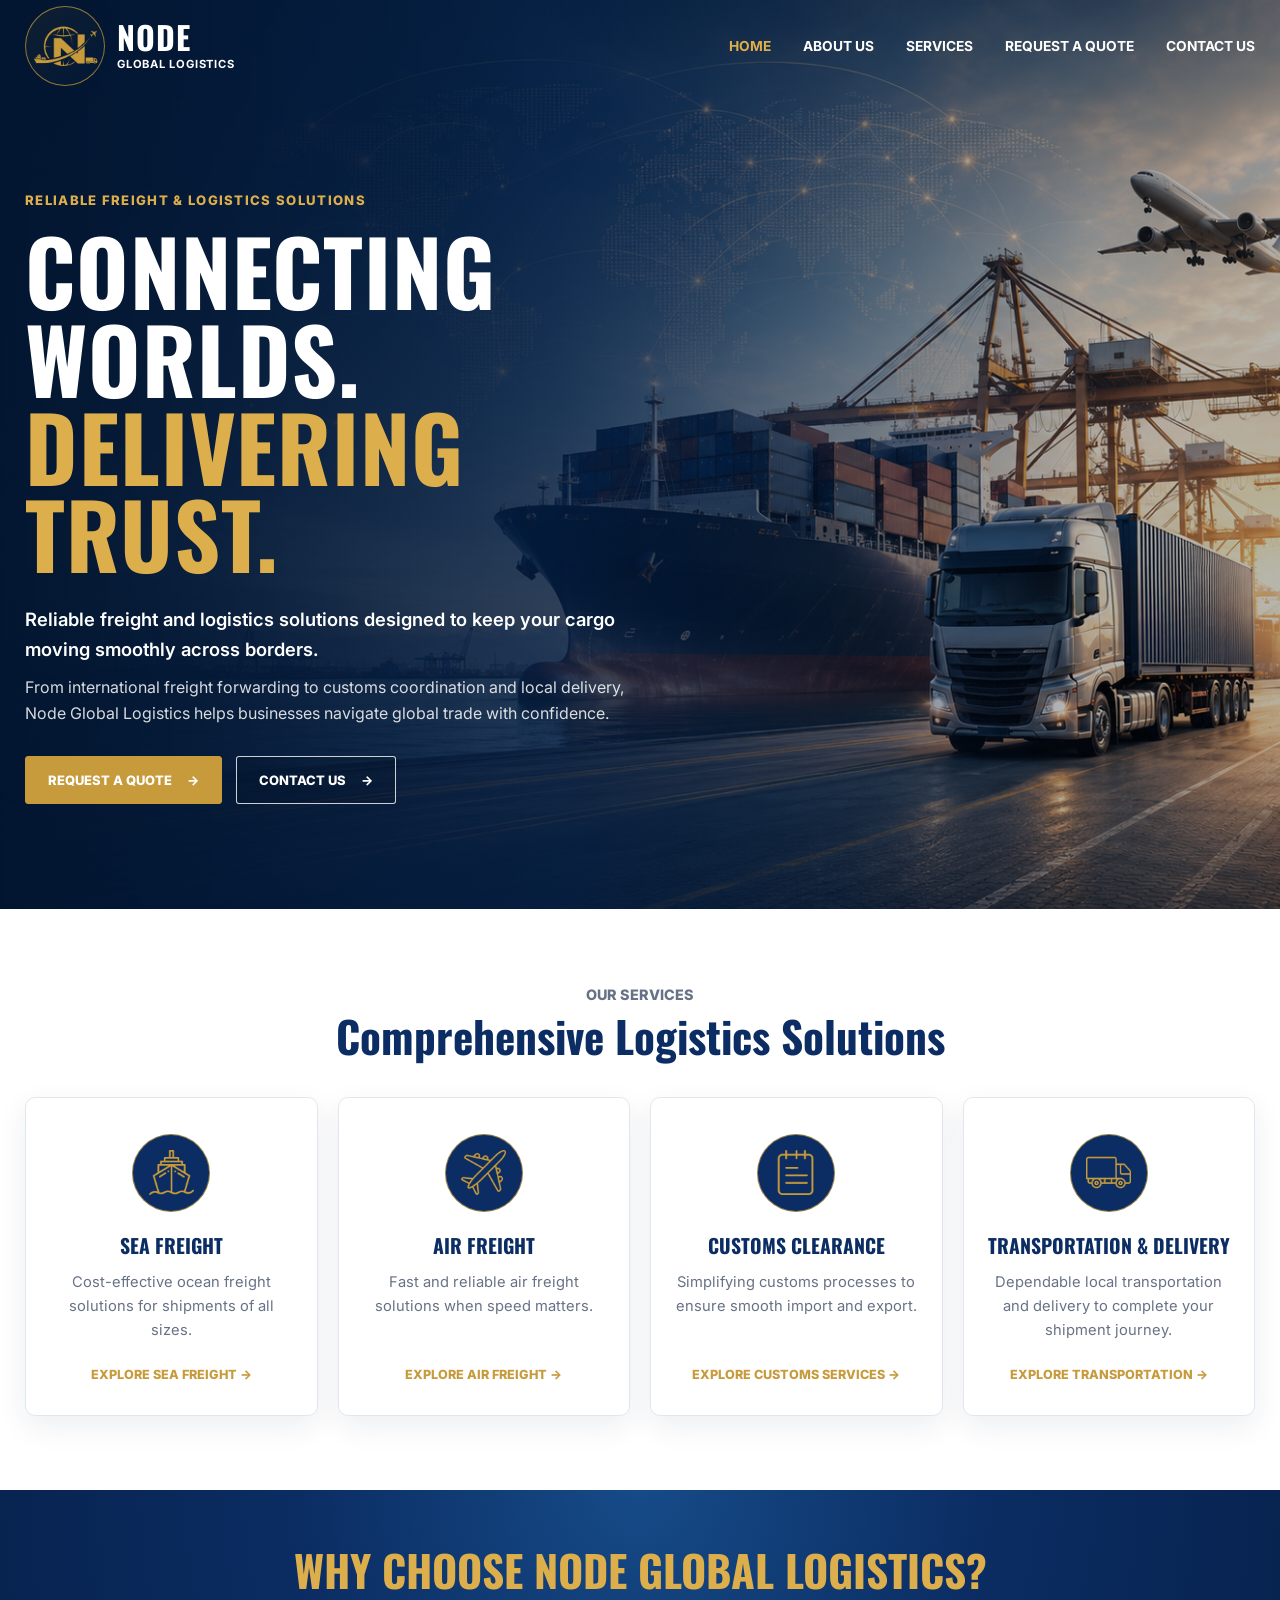
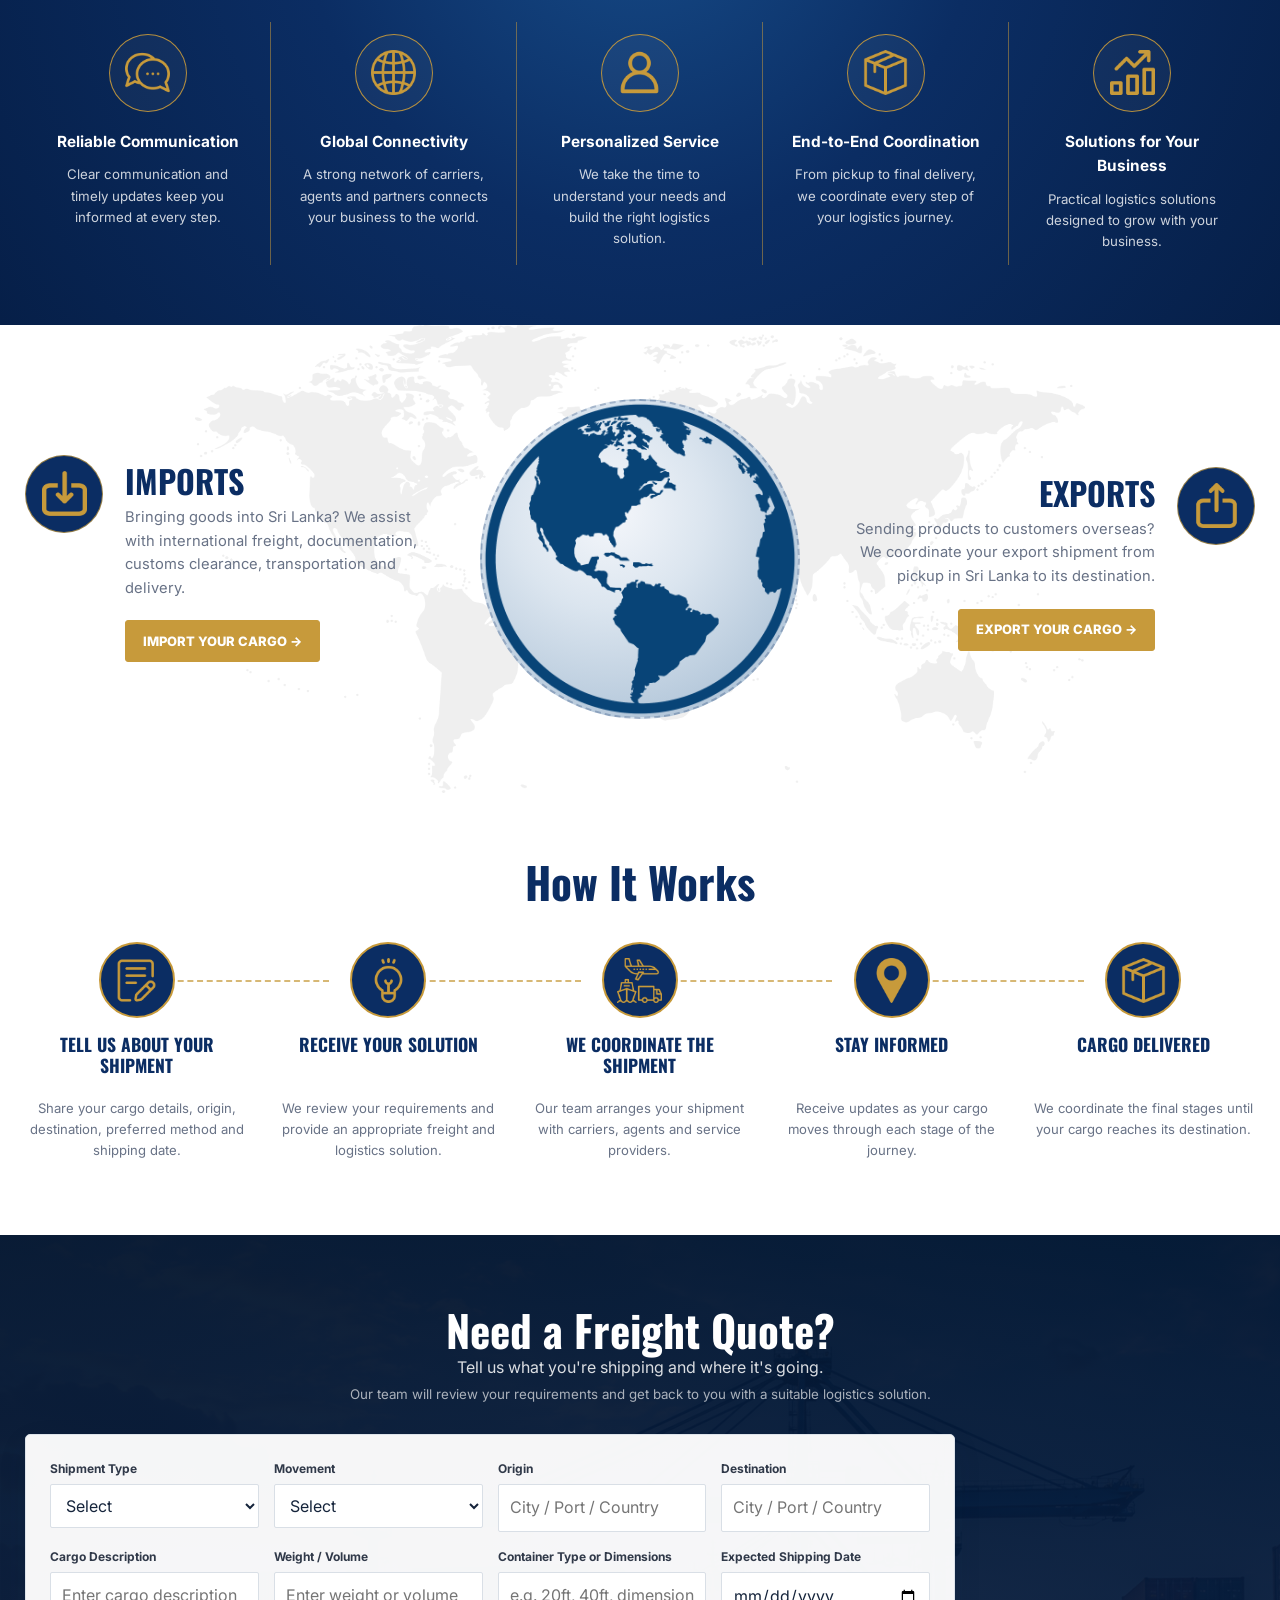
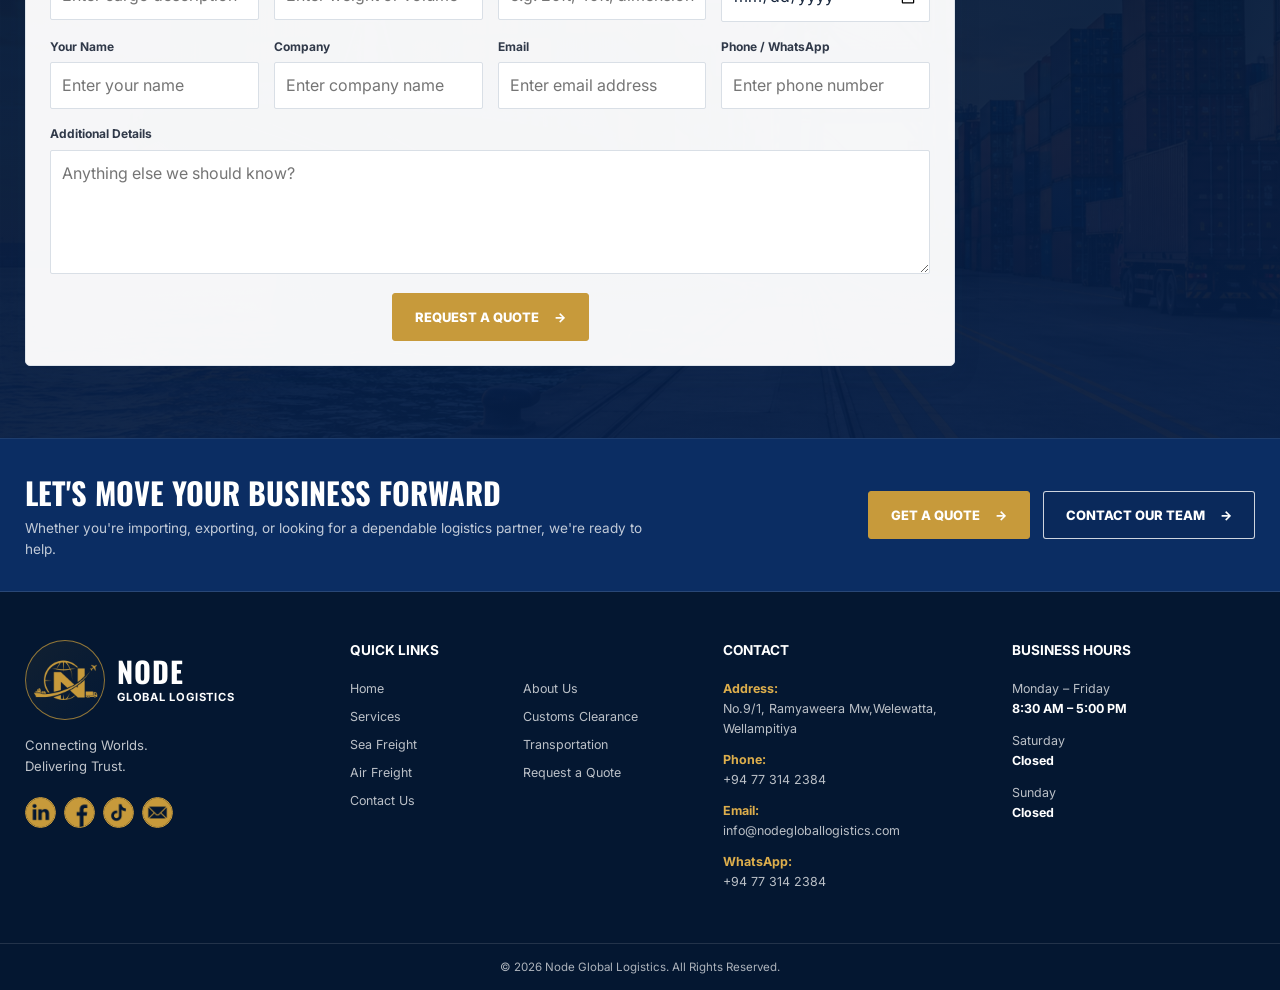
<file: index.html>
<!DOCTYPE html>
<html lang="en">
<head>
  <meta charset="UTF-8" />
  <meta name="viewport" content="width=device-width, initial-scale=1.0" />
  <meta name="description" content="Node Global Logistics provides sea freight, air freight, customs clearance, transportation and international logistics solutions in Sri Lanka."/>
  <link rel="canonical" href="https://nodegloballogistics.com/">
  <link rel="icon" type="image/svg+xml" href="images/favicon.svg">
  <title>Node Global Logistics | Freight Forwarding & Logistics Sri Lanka</title>
  <link rel="preconnect" href="https://fonts.googleapis.com">
  <link rel="preconnect" href="https://fonts.gstatic.com" crossorigin>
  <link href="https://fonts.googleapis.com/css2?family=Inter:wght@400;500;600;700&family=Oswald:wght@500;600;700&display=swap" rel="stylesheet">
  <link rel="stylesheet" href="styles.css" />
</head>
<body>

  <!-- =========================
       HEADER / HERO
  ========================== -->
  <header class="hero">


    <div class="hero-overlay"></div>

    <nav class="navbar container">
      <a href="index.html" class="brand" aria-label="Node Global Logistics home">
        <div class="logo-placeholder">
		<img src="images/logo.png" alt="Icon" width="75" height="75">
        </div>
        <div class="brand-text">
          <strong>NODE</strong>
          <span>GLOBAL LOGISTICS</span>
        </div>
      </a>

      <button class="nav-toggle" aria-label="Toggle navigation">☰</button>

      <div class="nav-links">
        <a class="active" href="index.html">Home</a>
        <a href="about.html">About Us</a>
        <a href="services.html">Services</a>
        <a href="#quote">Request a Quote</a>
        <a href="contact.html">Contact Us</a>
      </div>
    </nav>

    <section id="home" class="hero-content container">
      <p class="eyebrow">Reliable Freight & Logistics Solutions</p>
      <h1>
        Connecting Worlds.<br>
        <span>Delivering Trust.</span>
      </h1>

      <p class="hero-copy">
        Reliable freight and logistics solutions designed to keep your cargo moving
        smoothly across borders.
      </p>

      <p class="hero-subcopy">
        From international freight forwarding to customs coordination and local delivery,
        Node Global Logistics helps businesses navigate global trade with confidence.
      </p>

      <div class="hero-actions">
        <a href="#quote" class="btn btn-primary">Request a Quote <span>→</span></a>
        <a href="contact.html" class="btn btn-outline">Contact Us <span>→</span></a>
      </div>
    </section>
  </header>

  <main>

    <!-- =========================
         SERVICES
    ========================== -->
    <section id="services" class="section services">
      <div class="container">
        <div class="section-heading">
          <p class="section-kicker">Our Services</p>
          <h2>Comprehensive Logistics Solutions</h2>
        </div>

        <div class="service-grid">
          <article class="service-card">
            <div class="icon-placeholder">
	    	      <img src="images/ship.png" alt="Icon" width="45" height="45">
            </div>
            <h3>Sea Freight</h3>
            <p>Cost-effective ocean freight solutions for shipments of all sizes.</p>
            <a href="services.html">Explore Sea Freight →</a>
          </article>

          <article class="service-card">
            <div class="icon-placeholder">
            	<img src="images/airplane.png" alt="Icon" width="45" height="45">
            </div>
            <h3>Air Freight</h3>
            <p>Fast and reliable air freight solutions when speed matters.</p>
            <a href="services.html">Explore Air Freight →</a>
          </article>

          <article class="service-card">
            <div class="icon-placeholder">
	    	<img src="images/notes.png" alt="Icon" width="45" height="45">
            </div>
            <h3>Customs Clearance</h3>
            <p>Simplifying customs processes to ensure smooth import and export.</p>
            <a href="services.html">Explore Customs Services →</a>
          </article>

          <article class="service-card">
            <div class="icon-placeholder">
            	<img src="images/truck.png" alt="Icon" width="45" height="45">
            </div>
            <h3>Transportation & Delivery</h3>
            <p>Dependable local transportation and delivery to complete your shipment journey.</p>
            <a href="services.html">Explore Transportation →</a>
          </article>
        </div>
      </div>
    </section>

    <!-- =========================
         WHY CHOOSE US
    ========================== -->
    <section id="about" class="why-us">
      <div class="container">
        <div class="section-heading section-heading-light">
          <h2>Why Choose Node Global Logistics?</h2>
        </div>

        <div class="feature-grid">
          <div class="feature-item">
            <div class="icon-placeholder icon-placeholder-light">
	    	<img src="images/chat.png" alt="Icon" width="45" height="45">
            </div>
            <h3>Reliable Communication</h3>
            <p>Clear communication and timely updates keep you informed at every step.</p>
          </div>

          <div class="feature-item">
            <div class="icon-placeholder icon-placeholder-light">
	    	<img src="images/globe.png" alt="Icon" width="45" height="45">
            </div>
            <h3>Global Connectivity</h3>
            <p>A strong network of carriers, agents and partners connects your business to the world.</p>
          </div>

          <div class="feature-item">
            <div class="icon-placeholder icon-placeholder-light">
            	<img src="images/user.png" alt="Icon" width="45" height="45">
            </div>
            <h3>Personalized Service</h3>
            <p>We take the time to understand your needs and build the right logistics solution.</p>
          </div>

          <div class="feature-item">
            <div class="icon-placeholder icon-placeholder-light">
            	<img src="images/box.png" alt="Icon" width="45" height="45">
            </div>
            <h3>End-to-End Coordination</h3>
            <p>From pickup to final delivery, we coordinate every step of your logistics journey.</p>
          </div>

          <div class="feature-item">
            <div class="icon-placeholder icon-placeholder-light">
	    	<img src="images/chart.png" alt="Icon" width="45" height="45">
            </div>
            <h3>Solutions for Your Business</h3>
            <p>Practical logistics solutions designed to grow with your business.</p>
          </div>
        </div>
      </div>
    </section>

    <!-- =========================
         IMPORT / EXPORT
    ========================== -->
    <section class="section trade">
      <div class="container trade-layout">
        <article class="trade-card">
          <div class="icon-placeholder">
	  	<img src="images/import.png" alt="Icon" width="45" height="45">
          </div>
          <div>
            <h2>Imports</h2>
            <p>
              Bringing goods into Sri Lanka? We assist with international freight,
              documentation, customs clearance, transportation and delivery.
            </p>
            <a href="services.html#import-export" class="btn btn-primary btn-small">Import Your Cargo →</a>
          </div>
        </article>

        <div class="globe-placeholder">
          <img src="images/world.png" alt="ICON">
        </div>

        <article class="trade-card trade-card-right">
          <div>
            <h2>Exports</h2>
            <p>
              Sending products to customers overseas? We coordinate your export shipment
              from pickup in Sri Lanka to its destination.
            </p>
            <a href="services.html#import-export" class="btn btn-primary btn-small">Export Your Cargo →</a>
          </div>
          <div class="icon-placeholder">
	  	<img src="images/export.png" alt="Icon" width="45" height="45">
          </div>
        </article>
      </div>
    </section>

    <!-- =========================
         HOW IT WORKS
    ========================== -->
    <section class="section process">
      <div class="container">
        <div class="section-heading">
          <h2>How It Works</h2>
        </div>

        <div class="process-grid">
          <div class="process-step">
            <div class="process-icon">
      	    	<img src="images/write.png" alt="Icon" width="45" height="45">
            </div>
            <h3>Tell Us About Your Shipment</h3>
            <p>Share your cargo details, origin, destination, preferred method and shipping date.</p>
          </div>

          <div class="process-step">
            <div class="process-icon">
            	<img src="images/solution.png" alt="Icon" width="45" height="45">
            </div>
            <h3>Receive Your Solution</h3>
            <p>We review your requirements and provide an appropriate freight and logistics solution.</p>
          </div>

          <div class="process-step">
            <div class="process-icon">
            	<img src="images/transport.png" alt="Icon" width="45" height="45">
            </div>
            <h3>We Coordinate the Shipment</h3>
            <p>Our team arranges your shipment with carriers, agents and service providers.</p>
          </div>

          <div class="process-step">
            <div class="process-icon">
            	<img src="images/pin.png" alt="Icon" width="45" height="45">
            </div>
            <h3>Stay Informed</h3>
            <p>Receive updates as your cargo moves through each stage of the journey.</p>
          </div>

          <div class="process-step">
            <div class="process-icon">
            	<img src="images/box.png" alt="Icon" width="45" height="45">
            </div>
            <h3>Cargo Delivered</h3>
            <p>We coordinate the final stages until your cargo reaches its destination.</p>
          </div>
        </div>
      </div>
    </section>

    <!-- =========================
         QUOTE FORM
    ========================== -->
    <section id="quote" class="quote-section">
	
      <div class="quote-overlay"></div>

      <div class="container quote-content">
        <div class="section-heading">
          <h2>Need a Freight Quote?</h2>
          <p>Tell us what you're shipping and where it's going.</p>
          <small>Our team will review your requirements and get back to you with a suitable logistics solution.</small>
        </div>

        <form
          id="quoteForm"
          class="quote-form"
          action="/api/quote"
          method="POST"
        >
          <input type="hidden" name="_subject" value="New Freight Quote Request - Node Global Logistics">
          <input type="hidden" name="form_type" value="Freight Quote Request">
          <div class="form-group">
            <label for="shipment-type">Shipment Type</label>
            <select id="shipment-type" name="shipment_type" required>
              <option value="" selected disabled>Select</option>
              <option>Sea Freight</option>
              <option>Air Freight</option>
            </select>
          </div>

          <div class="form-group">
            <label for="movement">Movement</label>
            <select id="movement" name="movement" required>
              <option value="" selected disabled>Select</option>
              <option>Import</option>
              <option>Export</option>
            </select>
          </div>

          <div class="form-group">
            <label for="origin">Origin</label>
            <input id="origin" name="origin" type="text" placeholder="City / Port / Country" required>
          </div>

          <div class="form-group">
            <label for="destination">Destination</label>
            <input id="destination" name="destination" type="text" placeholder="City / Port / Country" required>
          </div>

          <div class="form-group">
            <label for="cargo">Cargo Description</label>
            <input id="cargo" name="cargo_description" type="text" placeholder="Enter cargo description" required>
          </div>

          <div class="form-group">
            <label for="weight">Weight / Volume</label>
            <input id="weight" name="weight_volume" type="text" placeholder="Enter weight or volume">
          </div>

          <div class="form-group">
            <label for="container">Container Type or Dimensions</label>
            <input id="container" name="container_type" type="text" placeholder="e.g. 20ft, 40ft, dimensions">
          </div>

          <div class="form-group">
            <label for="date">Expected Shipping Date</label>
            <input id="date" name="shipping_date" type="date">
          </div>

          <div class="form-group">
            <label for="name">Your Name</label>
            <input id="name" name="name" type="text" placeholder="Enter your name" required>
          </div>

          <div class="form-group">
            <label for="company">Company</label>
            <input id="company" name="company" type="text" placeholder="Enter company name">
          </div>

          <div class="form-group">
            <label for="email">Email</label>
            <input id="email" name="email" type="email" placeholder="Enter email address" required>
          </div>

          <div class="form-group">
            <label for="phone">Phone / WhatsApp</label>
            <input id="phone" name="phone" type="tel" placeholder="Enter phone number">
          </div>

          <div class="form-group form-group-full">
            <label for="details">Additional Details</label>
            <textarea id="details" name="additional_details" rows="4" placeholder="Anything else we should know?"></textarea>
          </div>

          <div class="form-submit">
            <button type="submit" class="btn btn-primary">Request a Quote <span>→</span></button>
            <div id="quoteMessage" class="quote-message"></div>   
          </div>
        </form>
      </div>
    </section>

    <!-- =========================
         CTA
    ========================== -->
    <section class="site-cta cta">
      <div class="container site-cta-layout cta-layout">
        <div class="cta-copy">

          <div>
            <h2>Let's Move Your Business Forward</h2>
            <p>Whether you're importing, exporting, or looking for a dependable logistics partner, we're ready to help.</p>
          </div>
        </div>

        <div class="site-cta-actions cta-actions">
          <a href="#quote" class="btn btn-primary">Get a Quote <span>→</span></a>
          <a href="contact.html" class="btn btn-outline">Contact Our Team <span>→</span></a>
        </div>
      </div>
    </section>

  </main>

  <!-- =========================
       FOOTER
  ========================== -->
  <footer id="contact" class="footer">
    <div class="container footer-grid">
      <div class="footer-brand">
        <div class="brand">
          <div class="logo-placeholder">
            <img src="images/logo.png" alt="Node Global Logistics logo" width="75" height="75">
          </div>
          <div class="brand-text">
            <strong>NODE</strong>
            <span>GLOBAL LOGISTICS</span>
          </div>
        </div>

        <p>Connecting Worlds.<br>Delivering Trust.</p>

        <div class="socials">
          <a href="https://www.linkedin.com/company/node-global-logistics-pvt-ltd/" aria-label="LinkedIn">
            <img src="images/linkedin.png" alt="LinkedIn">
          </a>
          <a href="https://www.facebook.com/share/1FLavV3xnR/" aria-label="Facebook">
            <img src="images/facebook.png" alt="Facebook">
          </a>
          <a href="#" aria-label="Tiktok">
            <img src="images/tiktok.png" alt="Tiktok">
          </a>
          <a href="mailto:info@nodegloballogistics.com" aria-label="Email">
            <img src="images/email.png" alt="Email">
          </a>
        </div>
      </div>

      <div>
        <h3>Quick Links</h3>
        <div class="footer-links two-col">
          <a href="index.html">Home</a>
          <a href="about.html">About Us</a>
          <a href="services.html">Services</a>
          <a href="services.html">Customs Clearance</a>
          <a href="services.html">Sea Freight</a>
          <a href="services.html">Transportation</a>
          <a href="services.html">Air Freight</a>
          <a href="index.html#quote">Request a Quote</a>
          <a href="contact.html">Contact Us</a>
        </div>
      </div>

      <div>
        <h3>Contact</h3>
        <ul class="contact-list">
          <li><strong>Address:</strong><br>No.9/1, Ramyaweera Mw,Welewatta, Wellampitiya</li>
          <li><strong>Phone:</strong><br>+94 77 314 2384</li>
          <li><strong>Email:</strong><br>info@nodegloballogistics.com</li>
          <li><strong>WhatsApp:</strong><br>+94 77 314 2384</li>
        </ul>
      </div>

      <div>
        <h3>Business Hours</h3>
        <ul class="hours">
          <li><span>Monday – Friday</span><strong>8:30 AM – 5:00 PM</strong></li>
          <li><span>Saturday</span><strong>Closed</strong></li>
          <li><span>Sunday</span><strong>Closed</strong></li>
        </ul>
      </div>
    </div>

    <div class="copyright">
      © 2026 Node Global Logistics. All Rights Reserved.
    </div>
  </footer>

  <script>
    const toggle = document.querySelector('.nav-toggle');
    const links = document.querySelector('.nav-links');

    toggle.addEventListener('click', () => {
      links.classList.toggle('open');
    });
  </script>

  <script>
  const quoteForm = document.getElementById("quoteForm");
  const quoteMessage = document.getElementById("quoteMessage");

  quoteForm.addEventListener("submit", async function (event) {
    event.preventDefault();

    const submitButton = quoteForm.querySelector('button[type="submit"]');

    submitButton.disabled = true;
    submitButton.textContent = "Sending...";

    quoteMessage.textContent = "";
    quoteMessage.className = "quote-message";

    try {
      const formData = new FormData(quoteForm);

      const response = await fetch("/api/quote", {
        method: "POST",
        body: formData
      });

      const result = await response.json();

      if (!response.ok || !result.success) {
        throw new Error(
          result.message || "Unable to send your quote request."
        );
      }

      quoteMessage.textContent =
        "Thank you. Your quote request has been submitted successfully. Our team will contact you shortly.";

      quoteMessage.classList.add("success");

      quoteMessage.scrollIntoView({
        behavior: "smooth",
        block: "center"
      });

      quoteForm.reset();

    } catch (error) {
      quoteMessage.textContent =
        error.message ||
        "Something went wrong. Please try again.";

      quoteMessage.classList.add("error");

    } finally {
      submitButton.disabled = false;
      submitButton.textContent = "Request a Quote →";
    }
  });
  </script>
</body>
</html>
</file>
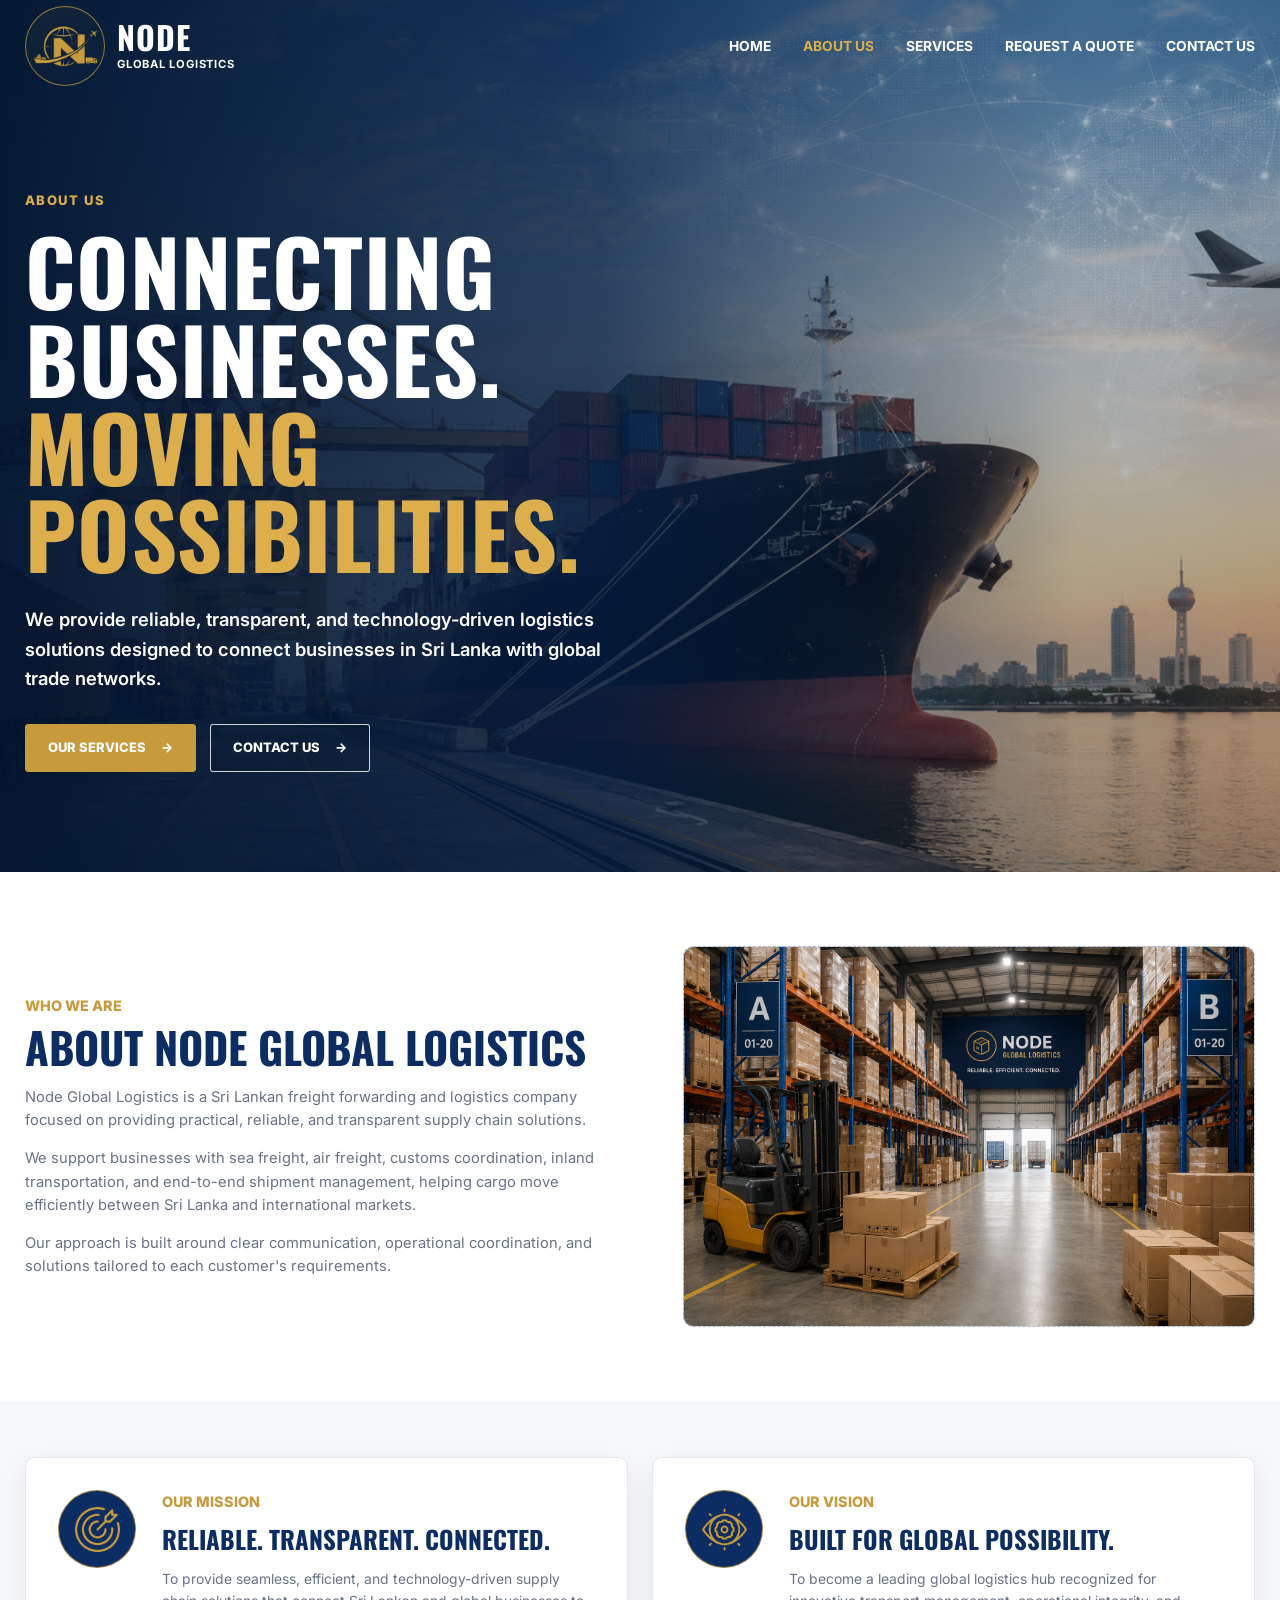
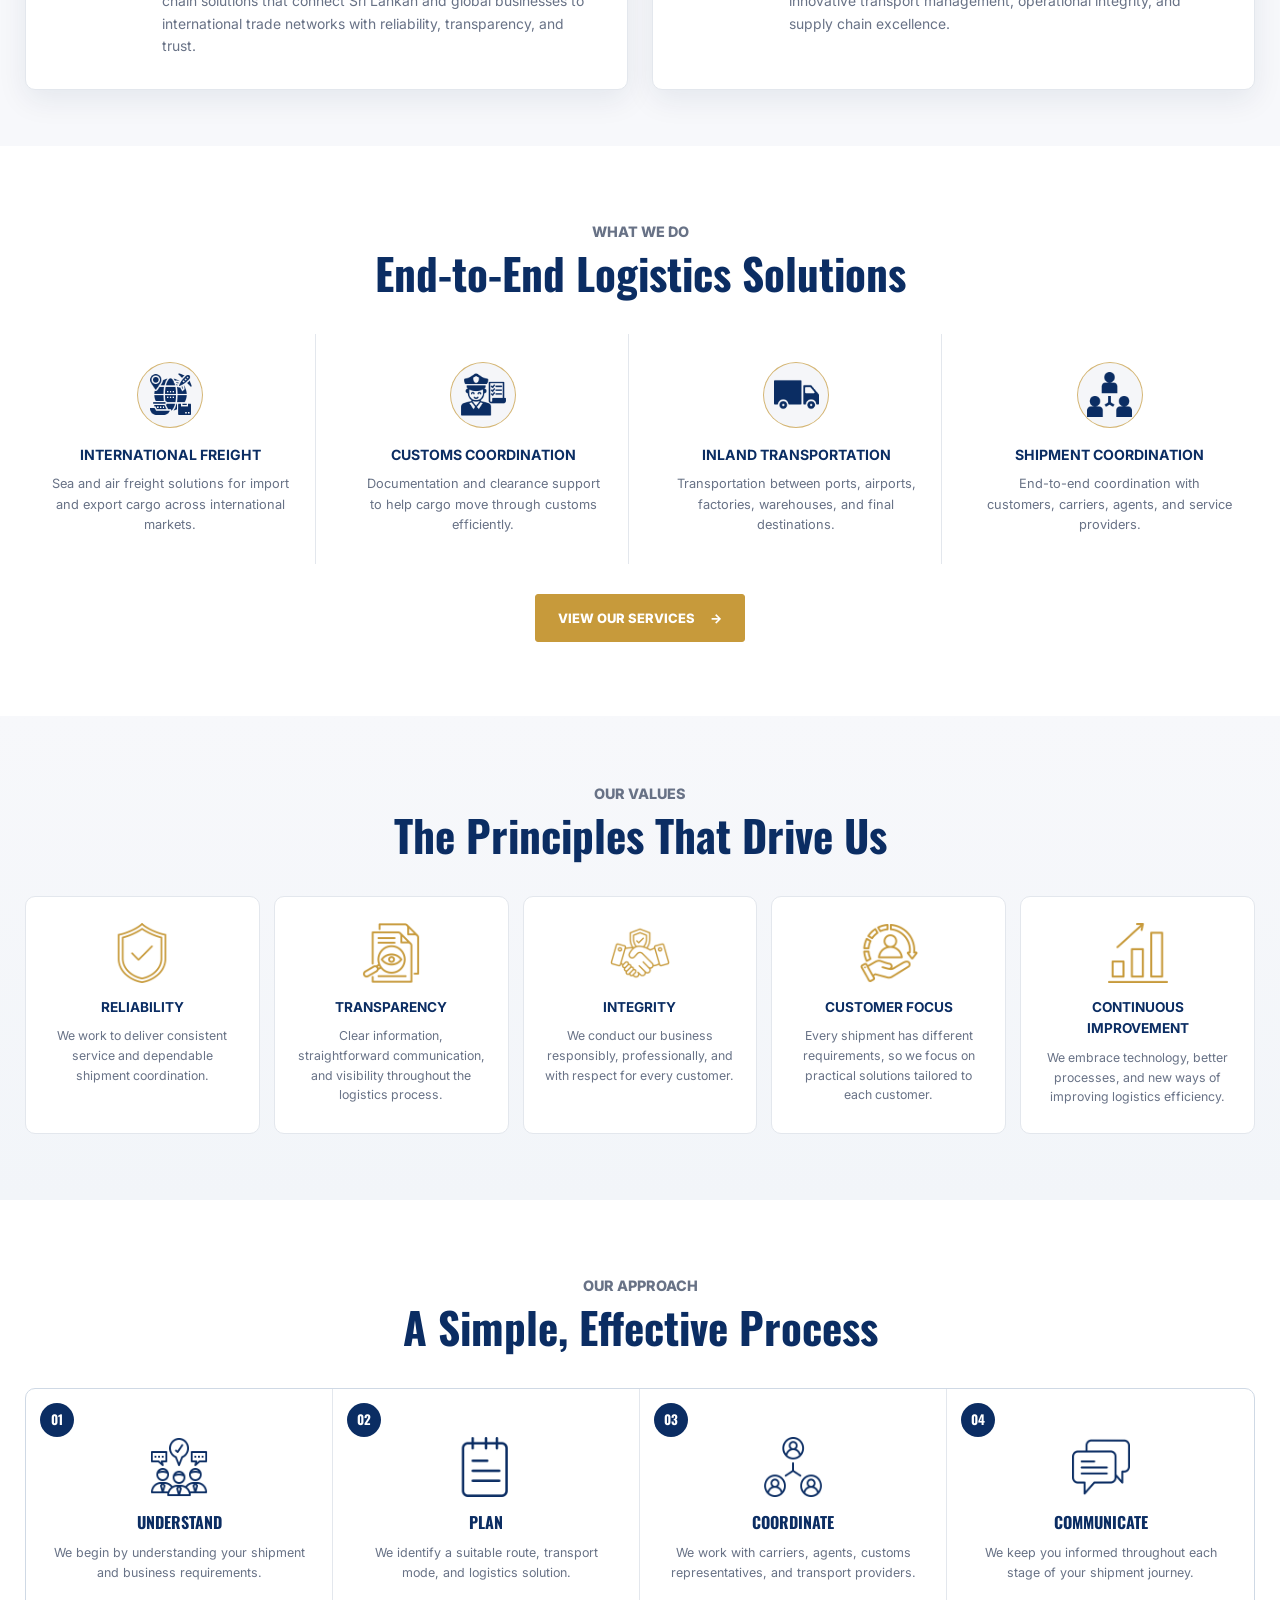
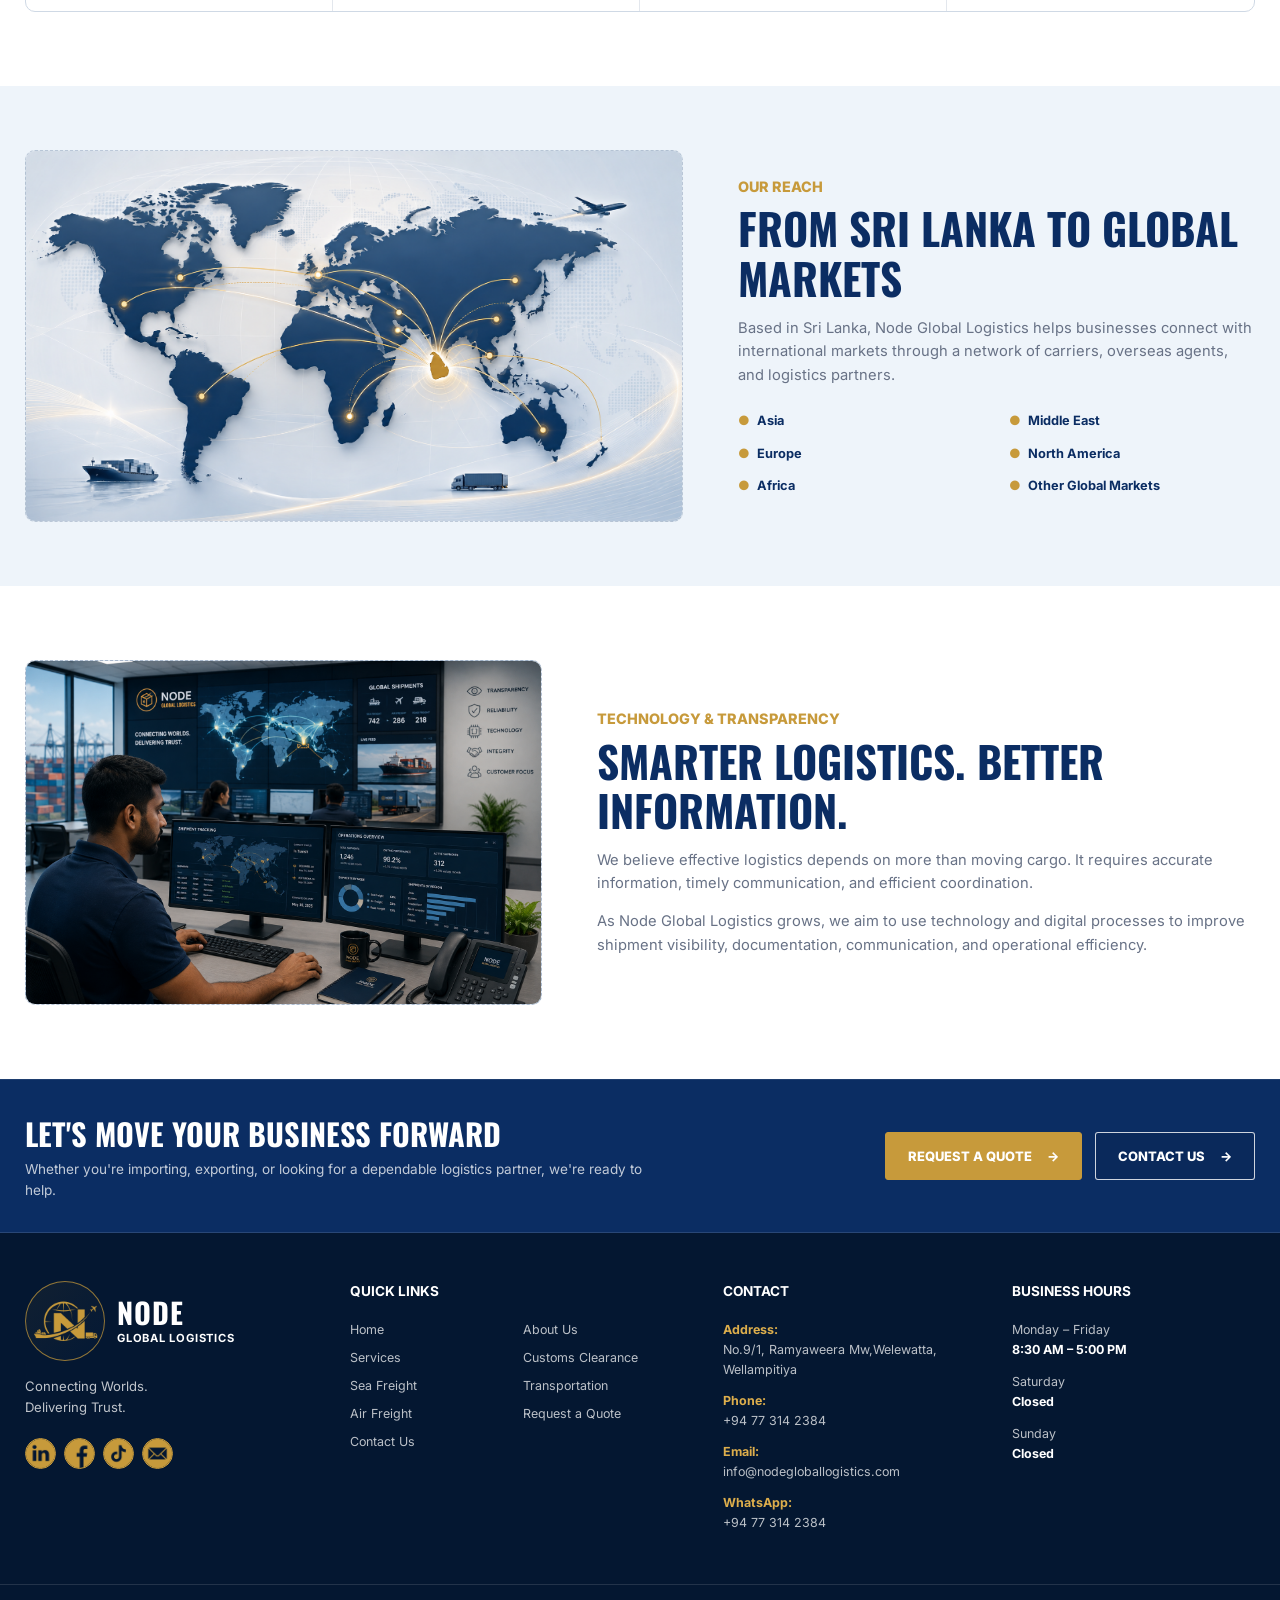
<file: about.html>
<!DOCTYPE html>
<html lang="en">
<head>
  <meta charset="UTF-8" />
  <meta name="viewport" content="width=device-width, initial-scale=1.0" />
  <meta name="description" content="About Node Global Logistics - reliable, transparent and technology-driven freight forwarding and logistics solutions connecting Sri Lanka with global trade networks." />
  <link rel="icon" type="image/svg+xml" href="images/favicon.svg">
  <title>About Us | Node Global Logistics</title>
  <link rel="preconnect" href="https://fonts.googleapis.com">
  <link rel="preconnect" href="https://fonts.gstatic.com" crossorigin>
  <link href="https://fonts.googleapis.com/css2?family=Inter:wght@400;500;600;700&family=Oswald:wght@500;600;700&display=swap" rel="stylesheet">
  <link rel="stylesheet" href="styles.css" />
  <link rel="stylesheet" href="about.css" />
</head>
<body>

<header class="hero subpage-hero about-hero">
  <div class="hero-overlay"></div>

  <nav class="navbar container">
    <a href="index.html" class="brand" aria-label="Node Global Logistics home">
      <div class="logo-placeholder"><img src="images/logo.png" alt="Node Global Logistics logo" width="75" height="75"></div>
      <div class="brand-text"><strong>NODE</strong><span>GLOBAL LOGISTICS</span></div>
    </a>
    <button class="nav-toggle" aria-label="Toggle navigation">☰</button>
    <div class="nav-links">
      <a href="index.html">Home</a>
      <a class="active" href="about.html">About Us</a>
      <a href="services.html">Services</a>
      <a href="index.html#quote">Request a Quote</a>
      <a href="contact.html">Contact Us</a>
    </div>
  </nav>

  <section class="hero-content container">
    <p class="eyebrow">About Us</p>
    <h1>Connecting Businesses.<br><span>Moving Possibilities.</span></h1>
    <p class="hero-copy">We provide reliable, transparent, and technology-driven logistics solutions designed to connect businesses in Sri Lanka with global trade networks.</p>
    <div class="hero-actions">
      <a href="services.html" class="btn btn-primary">Our Services <span>→</span></a>
      <a href="contact.html" class="btn btn-outline">Contact Us <span>→</span></a>
    </div>
  </section>
</header>

<main>
  <section class="section about-intro">
    <div class="container about-intro-layout">
      <div class="about-intro-copy">
        <p class="section-kicker">Who We Are</p>
        <h2>About Node Global Logistics</h2>
        <p>Node Global Logistics is a Sri Lankan freight forwarding and logistics company focused on providing practical, reliable, and transparent supply chain solutions.</p>
        <p>We support businesses with sea freight, air freight, customs coordination, inland transportation, and end-to-end shipment management, helping cargo move efficiently between Sri Lanka and international markets.</p>
        <p>Our approach is built around clear communication, operational coordination, and solutions tailored to each customer's requirements.</p>
      </div>
      <div class="about-image-placeholder">
        <img src="images/warehouse (2).png" alt="Node Global Logistics warehouse and cargo operations">
      </div>
    </div>
  </section>

  <section class="mission-vision-section">
    <div class="container mission-vision-grid">
      <article class="mission-card">
        <div class="mission-icon-placeholder">
          <img src="images/mission.png" width=45, height=45>
        </div>
        <div>
          <p class="section-kicker">Our Mission</p>
          <h2>Reliable. Transparent. Connected.</h2>
          <p>To provide seamless, efficient, and technology-driven supply chain solutions that connect Sri Lankan and global businesses to international trade networks with reliability, transparency, and trust.</p>
        </div>
      </article>
      <article class="mission-card">
        <div class="mission-icon-placeholder">
          <img src="images/vision.png" width=45, height=45>
        </div>
        <div>
          <p class="section-kicker">Our Vision</p>
          <h2>Built for Global Possibility.</h2>
          <p>To become a leading global logistics hub recognized for innovative transport management, operational integrity, and supply chain excellence.</p>
        </div>
      </article>
    </div>
  </section>

  <section class="section about-services">
    <div class="container">
      <div class="section-heading"><p class="section-kicker">What We Do</p><h2>End-to-End Logistics Solutions</h2></div>
      <div class="about-service-grid">
        <article class="about-service-item"><div class="about-service-icon">
          <img src="images/logistics.png" width=45, height=45>
        </div><h3>International Freight</h3><p>Sea and air freight solutions for import and export cargo across international markets.</p></article>
        <article class="about-service-item"><div class="about-service-icon">
          <img src="images/custom-clearance.png" width=45, height=45>
        </div><h3>Customs Coordination</h3><p>Documentation and clearance support to help cargo move through customs efficiently.</p></article>
        <article class="about-service-item"><div class="about-service-icon">
          <img src="images/cargo-truck.png" width=45, height=45>
        </div><h3>Inland Transportation</h3><p>Transportation between ports, airports, factories, warehouses, and final destinations.</p></article>
        <article class="about-service-item"><div class="about-service-icon">
          <img src="images/coordination.png" width=45, height=45>
        </div><h3>Shipment Coordination</h3><p>End-to-end coordination with customers, carriers, agents, and service providers.</p></article>
      </div>
      <div class="center-action"><a href="services.html" class="btn btn-primary">View Our Services <span>→</span></a></div>
    </div>
  </section>

  <section class="values-section">
    <div class="container">
      <div class="section-heading"><p class="section-kicker">Our Values</p><h2>The Principles That Drive Us</h2></div>
      <div class="values-grid">
        <article class="value-card"><div class="value-icon">
          <img src="images/reliability.png" alt="">
        </div><h3>Reliability</h3><p>We work to deliver consistent service and dependable shipment coordination.</p></article>
        <article class="value-card"><div class="value-icon">
          <img src="images/transparency.png"alt="">
        </div><h3>Transparency</h3><p>Clear information, straightforward communication, and visibility throughout the logistics process.</p></article>
        <article class="value-card"><div class="value-icon">
          <img src="images/integrity.png"alt="">
        </div><h3>Integrity</h3><p>We conduct our business responsibly, professionally, and with respect for every customer.</p></article>
        <article class="value-card"><div class="value-icon">
          <img src="images/customer.png"alt="">
        </div><h3>Customer Focus</h3><p>Every shipment has different requirements, so we focus on practical solutions tailored to each customer.</p></article>
        <article class="value-card"><div class="value-icon">
          <img src="images/improvement.png" alt="">
        </div><h3>Continuous Improvement</h3><p>We embrace technology, better processes, and new ways of improving logistics efficiency.</p></article>
      </div>
    </div>
  </section>

  <section class="section approach-section">
    <div class="container">
      <div class="section-heading"><p class="section-kicker">Our Approach</p><h2>A Simple, Effective Process</h2></div>
      <div class="approach-grid">
        <div class="approach-step"><span class="approach-number">01</span><div class="approach-icon">
          <img src="images/understand.png" height="60" width="60" alt="">
        </div><h3>Understand</h3><p>We begin by understanding your shipment and business requirements.</p></div>
        <div class="approach-step"><span class="approach-number">02</span><div class="approach-icon">
          <img src="images/notes_blue.png" height="60" width="60" alt="">
        </div><h3>Plan</h3><p>We identify a suitable route, transport mode, and logistics solution.</p></div>
        <div class="approach-step"><span class="approach-number">03</span><div class="approach-icon">
          <img src="images/coordination (1).png" height="60" width="60" alt="">
        </div><h3>Coordinate</h3><p>We work with carriers, agents, customs representatives, and transport providers.</p></div>
        <div class="approach-step"><span class="approach-number">04</span><div class="approach-icon">
          <img src="images/chat_blue.png" height="60" width="60" alt="">
        </div><h3>Communicate</h3><p>We keep you informed throughout each stage of your shipment journey.</p></div>
      </div>
    </div>
  </section>

  <section class="global-reach-section">
    <div class="container global-reach-layout">
      <div class="world-map-placeholder">
        <img src="images/global.png" alt="Global logistics routes connecting Sri Lanka with international markets">
      </div>
      <div class="global-reach-copy">
        <p class="section-kicker">Our Reach</p><h2>From Sri Lanka to Global Markets</h2>
        <p>Based in Sri Lanka, Node Global Logistics helps businesses connect with international markets through a network of carriers, overseas agents, and logistics partners.</p>
        <div class="region-grid"><span>Asia</span><span>Middle East</span><span>Europe</span><span>North America</span><span>Africa</span><span>Other Global Markets</span></div>
      </div>
    </div>
  </section>

  <section class="section technology-section">
    <div class="container technology-layout">
      <div class="technology-image-placeholder">
        <img src="images/tech.png" alt="Technology-driven logistics and shipment operations">
      </div>
      <div class="technology-copy">
        <p class="section-kicker">Technology & Transparency</p><h2>Smarter Logistics. Better Information.</h2>
        <p>We believe effective logistics depends on more than moving cargo. It requires accurate information, timely communication, and efficient coordination.</p>
        <p>As Node Global Logistics grows, we aim to use technology and digital processes to improve shipment visibility, documentation, communication, and operational efficiency.</p>
      </div>
    </div>
  </section>

  <!--<section class="team-section">
    <div class="container team-layout">
      <div class="team-copy">
        <p class="section-kicker">Our Team</p><h2>Experienced. Committed. Reliable.</h2>
        <p>Our team brings industry experience, local knowledge, and a commitment to providing responsive service and dependable logistics solutions that customers can trust.</p>
        <p>We work together to ensure every shipment is handled with care, efficiency, and professional attention to detail.</p>
      </div>
      <div class="team-image-placeholder"><span>TEAM IMAGE PLACEHOLDER</span><small>Recommended: professional logistics / operations team</small></div>
    </div>
  </section>-->

  <section class="site-cta">
    <div class="container site-cta-layout">
      <div><h2>Let's Move Your Business Forward</h2><p>Whether you're importing, exporting, or looking for a dependable logistics partner, we're ready to help.</p></div>
      <div class="site-cta-actions">
        <a href="index.html#quote" class="btn btn-primary">Request a Quote <span>→</span></a>
        <a href="contact.html" class="btn btn-outline">Contact Us <span>→</span></a>
      </div>
    </div>
  </section>
</main>

<footer id="contact" class="footer">
    <div class="container footer-grid">
      <div class="footer-brand">
        <div class="brand">
          <div class="logo-placeholder">
            <img src="images/logo.png" alt="Node Global Logistics logo" width="75" height="75">
          </div>
          <div class="brand-text">
            <strong>NODE</strong>
            <span>GLOBAL LOGISTICS</span>
          </div>
        </div>

        <p>Connecting Worlds.<br>Delivering Trust.</p>

                <div class="socials">
          <a href="https://www.linkedin.com/company/node-global-logistics-pvt-ltd/" aria-label="LinkedIn">
            <img src="images/linkedin.png" alt="LinkedIn">
          </a>
          <a href="https://www.facebook.com/share/1FLavV3xnR/" aria-label="Facebook">
            <img src="images/facebook.png" alt="Facebook">
          </a>
          <a href="#" aria-label="Tiktok">
            <img src="images/tiktok.png" alt="Tiktok">
          </a>
          <a href="mailto:info@nodegloballogistics.com" aria-label="Email">
            <img src="images/email.png" alt="Email">
          </a>
        </div>
      </div>

      <div>
        <h3>Quick Links</h3>
        <div class="footer-links two-col">
          <a href="index.html">Home</a>
          <a href="about.html">About Us</a>
          <a href="services.html">Services</a>
          <a href="services.html">Customs Clearance</a>
          <a href="services.html">Sea Freight</a>
          <a href="services.html">Transportation</a>
          <a href="services.html">Air Freight</a>
          <a href="index.html#quote">Request a Quote</a>
          <a href="contact.html">Contact Us</a>
        </div>
      </div>

      <div>
        <h3>Contact</h3>
        <ul class="contact-list">
          <li><strong>Address:</strong><br>No.9/1, Ramyaweera Mw,Welewatta, Wellampitiya</li>
          <li><strong>Phone:</strong><br>+94 77 314 2384</li>
          <li><strong>Email:</strong><br>info@nodegloballogistics.com</li>
          <li><strong>WhatsApp:</strong><br>+94 77 314 2384</li>
        </ul>
      </div>

      <div>
        <h3>Business Hours</h3>
        <ul class="hours">
          <li><span>Monday – Friday</span><strong>8:30 AM – 5:00 PM</strong></li>
          <li><span>Saturday</span><strong>Closed</strong></li>
          <li><span>Sunday</span><strong>Closed</strong></li>
        </ul>
      </div>
    </div>

    <div class="copyright">
      © 2026 Node Global Logistics. All Rights Reserved.
    </div>
  </footer>

<script>
const toggle=document.querySelector('.nav-toggle');
const links=document.querySelector('.nav-links');
toggle.addEventListener('click',()=>links.classList.toggle('open'));
</script>
</body>
</html>
</file>
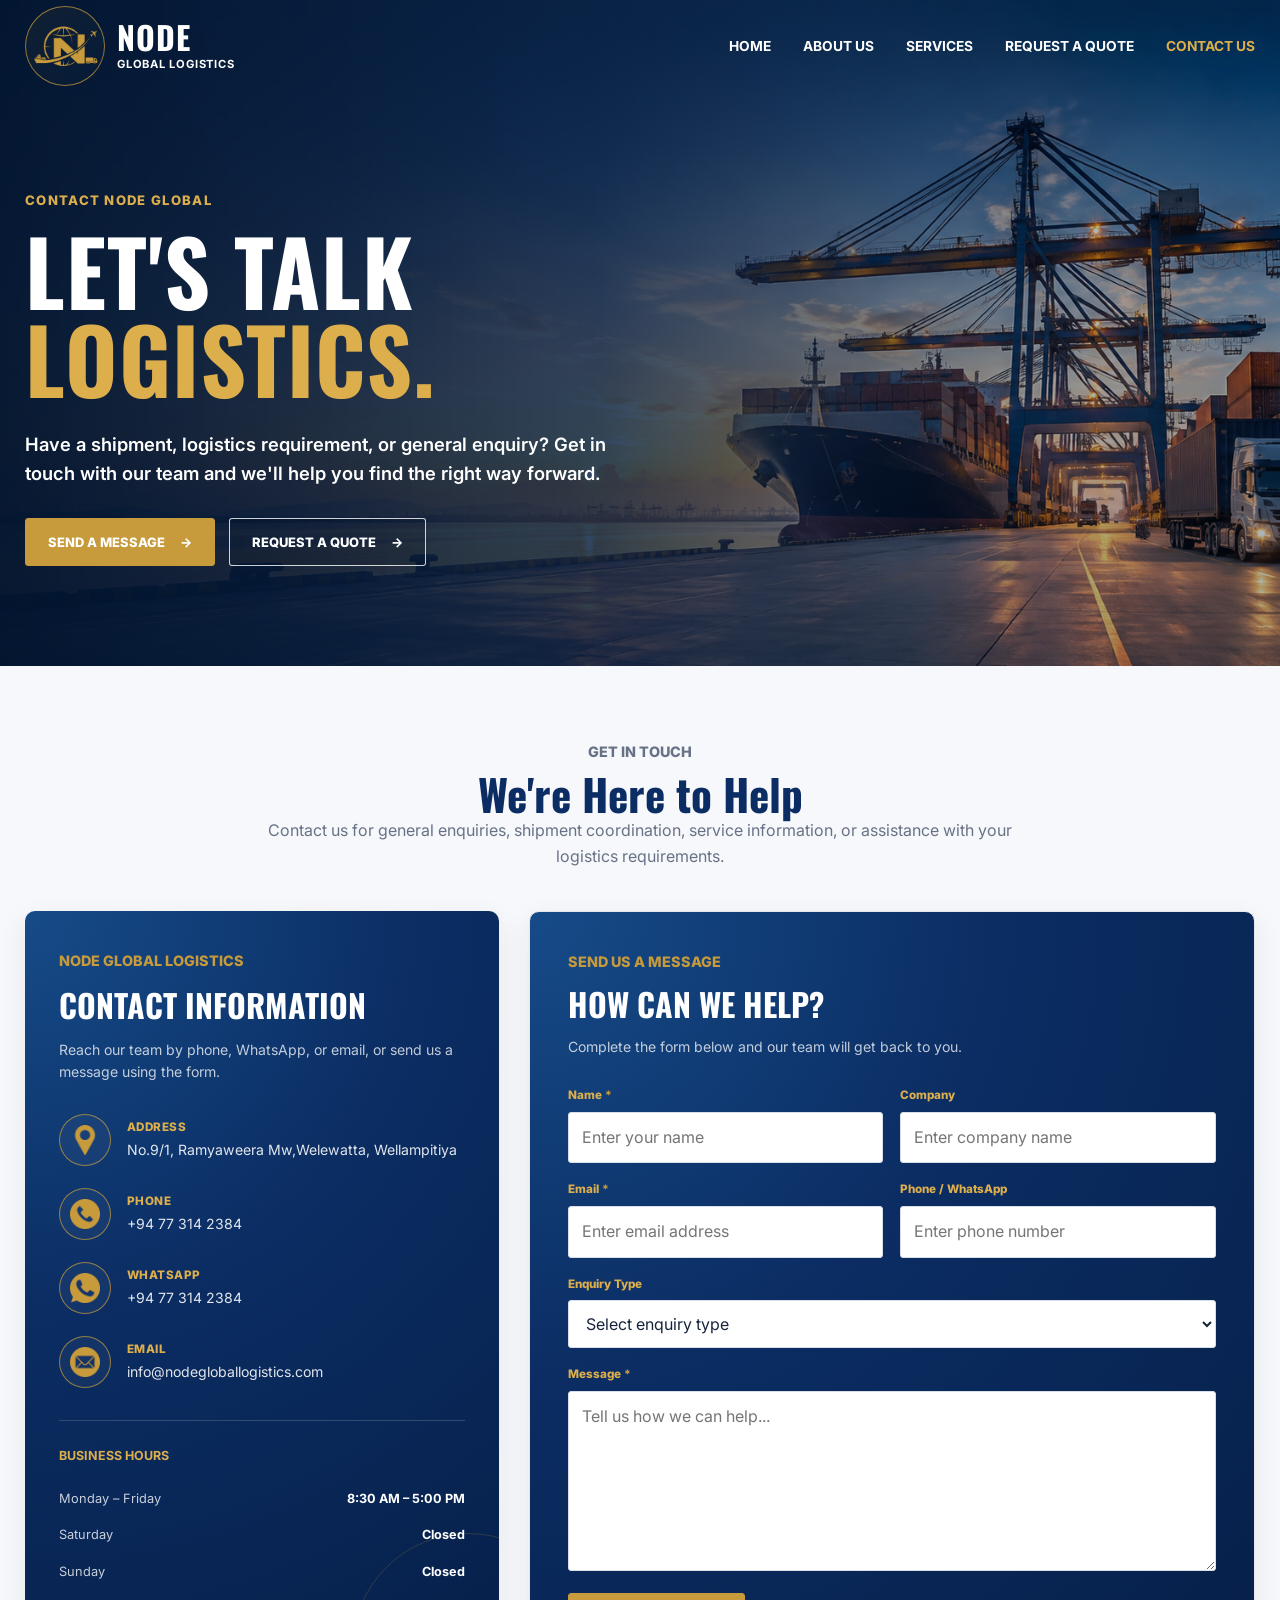
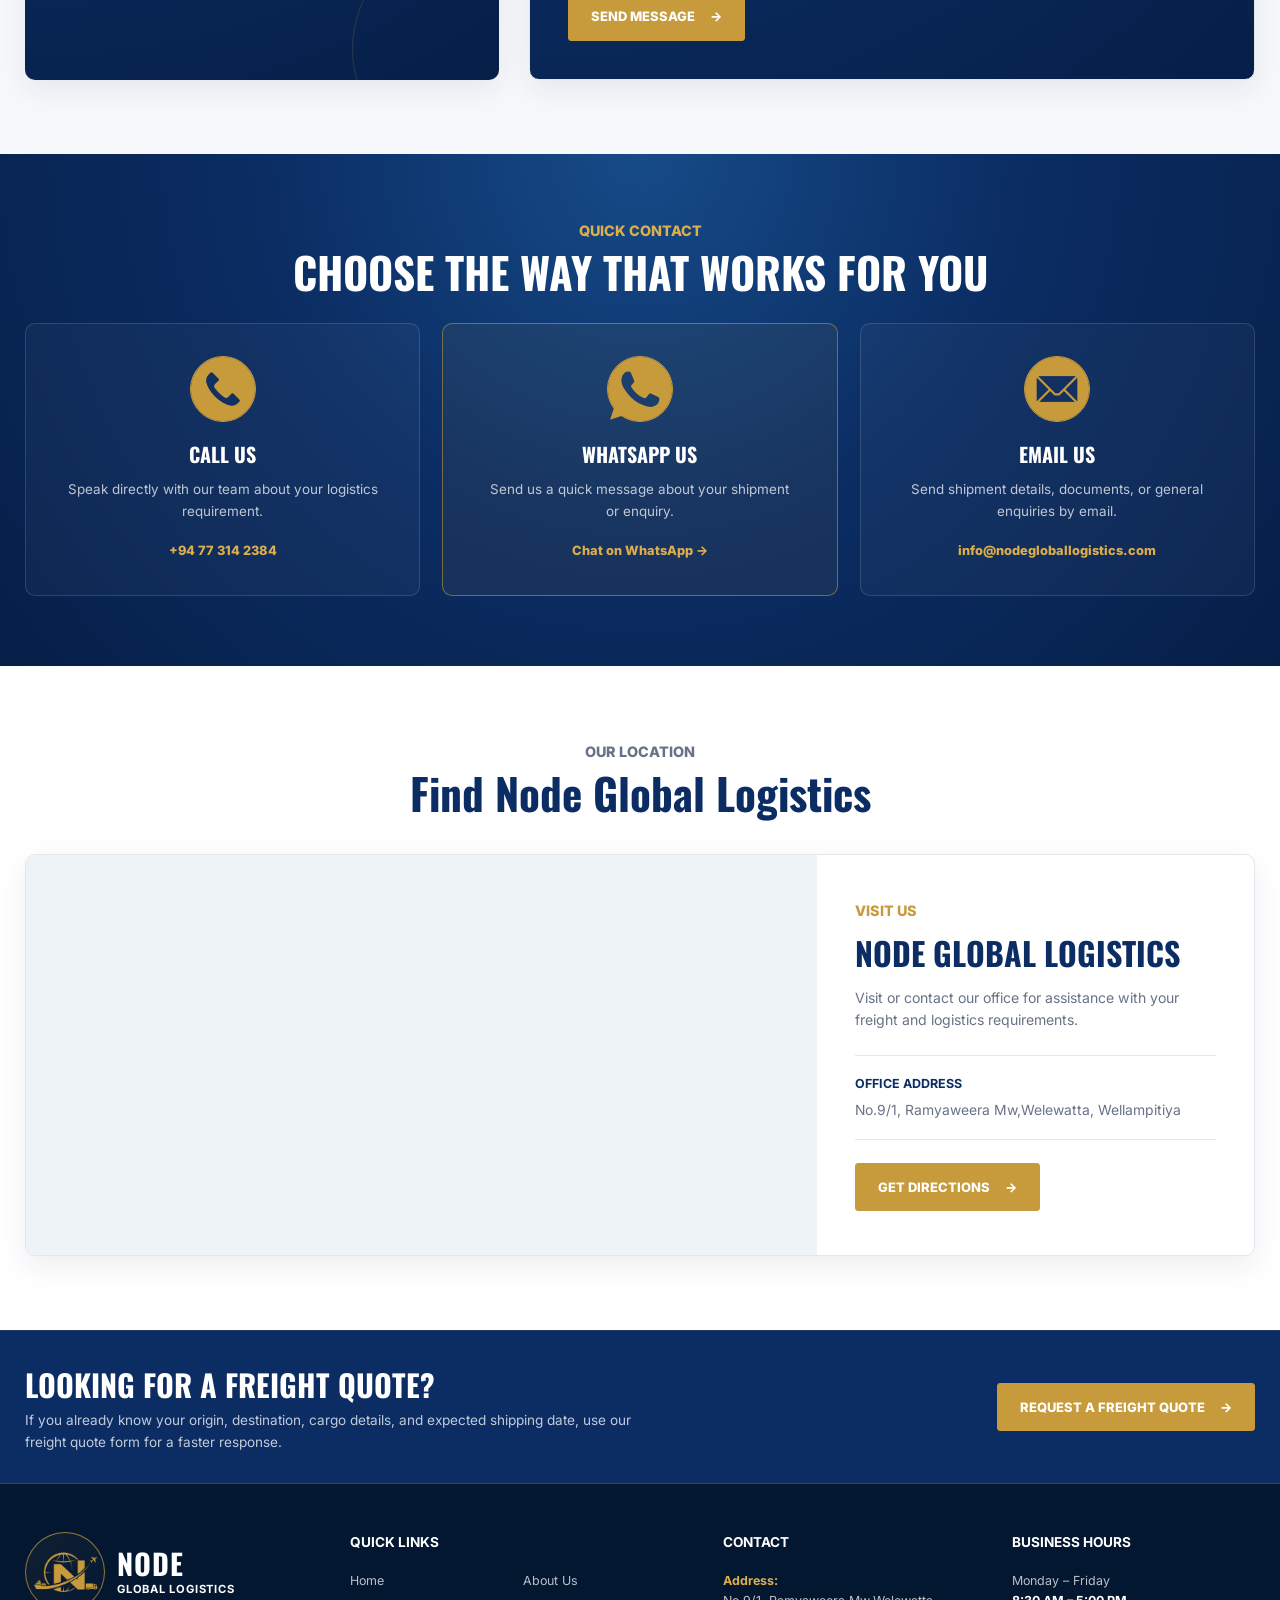
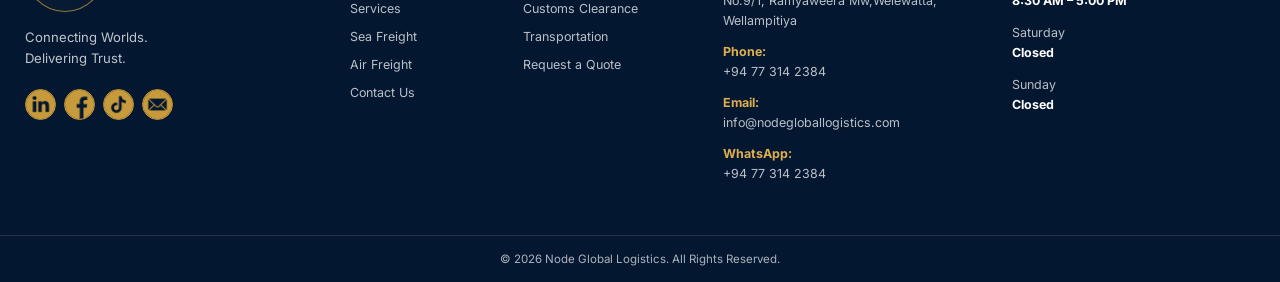
<file: contact.html>
<!DOCTYPE html>
<html lang="en">
<head>
  <meta charset="UTF-8" />
  <meta name="viewport" content="width=device-width, initial-scale=1.0" />
  <meta name="description" content="Contact Node Global Logistics for sea freight, air freight, customs clearance, transportation and general logistics enquiries." />
  <link rel="icon" type="image/svg+xml" href="images/favicon.svg">
  <title>Contact Us | Node Global Logistics</title>

  <link rel="preconnect" href="https://fonts.googleapis.com">
  <link rel="preconnect" href="https://fonts.gstatic.com" crossorigin>
  <link href="https://fonts.googleapis.com/css2?family=Inter:wght@400;500;600;700&family=Oswald:wght@500;600;700&display=swap" rel="stylesheet">

  <!-- Existing homepage stylesheet -->
  <link rel="stylesheet" href="styles.css" />

  <!-- Contact-page-only styles -->
  <link rel="stylesheet" href="contact.css" />
</head>

<body>

  <!-- =========================
       HEADER / HERO
  ========================== -->
  <header class="hero subpage-hero contact-hero">

    <!-- Replace this placeholder with your final contact-page hero image.
         Recommended file: images/contact_img_1.png -->
    

    <div class="hero-overlay"></div>

    <nav class="navbar container">
      <a href="index.html" class="brand" aria-label="Node Global Logistics home">
        <div class="logo-placeholder">
          <img src="images/logo.png" alt="Node Global Logistics logo" width="75" height="75">
        </div>

        <div class="brand-text">
          <strong>NODE</strong>
          <span>GLOBAL LOGISTICS</span>
        </div>
      </a>

      <button class="nav-toggle" aria-label="Toggle navigation">☰</button>

      <div class="nav-links">
        <a href="index.html">Home</a>
        <a href="about.html">About Us</a>
        <a href="services.html">Services</a>
        <a href="index.html#quote">Request a Quote</a>
        <a href="contact.html" class="active">Contact Us</a>
      </div>
    </nav>

    <section class="hero-content container contact-hero-content">
      <p class="eyebrow">Contact Node Global</p>

      <h1>
        Let's Talk<br>
        <span>Logistics.</span>
      </h1>

      <p class="hero-copy">
        Have a shipment, logistics requirement, or general enquiry?
        Get in touch with our team and we'll help you find the right way forward.
      </p>

      <div class="hero-actions">
        <a href="#contact-form" class="btn btn-primary">Send a Message <span>→</span></a>
        <a href="index.html#quote" class="btn btn-outline">Request a Quote <span>→</span></a>
      </div>
    </section>
  </header>


  <main>

    <!-- =========================
         CONTACT DETAILS + FORM
    ========================== -->
    <section class="section contact-main">
      <div class="container">

        <div class="section-heading">
          <p class="section-kicker">Get in Touch</p>
          <h2>We're Here to Help</h2>
          <p>
            Contact us for general enquiries, shipment coordination, service information,
            or assistance with your logistics requirements.
          </p>
        </div>

        <div class="contact-layout">

          <!-- LEFT: CONTACT DETAILS -->
          <aside class="contact-info-panel">

            <div class="contact-panel-heading">
              <p class="section-kicker">Node Global Logistics</p>
              <h2>Contact Information</h2>
              <p>
                Reach our team by phone, WhatsApp, or email, or send us a message using the form.
              </p>
            </div>

            <div class="contact-detail-list">

              <div class="contact-detail">
                <div class="contact-icon-placeholder"><img src="images/pin.png" height="30" width="30" alt=""></div>
                <div>
                  <span class="contact-label">Address</span>
                  <p>No.9/1, Ramyaweera Mw,Welewatta, Wellampitiya</p>
                </div>
              </div>

              <div class="contact-detail">
                <div class="contact-icon-placeholder"><img src="images/call.png" height="30" width="30" alt=""></div>
                <div>
                  <span class="contact-label">Phone</span>
                  <p>+94 77 314 2384</p>
                </div>
              </div>

              <div class="contact-detail">
                <div class="contact-icon-placeholder"><img src="images/whatsapp.png" height="30" width="30" alt=""></div>
                <div>
                  <span class="contact-label">WhatsApp</span>
                  <p>+94 77 314 2384</p>
                </div>
              </div>

              <div class="contact-detail">
                <div class="contact-icon-placeholder"><img src="images/email.png" height="30" width="30" alt=""></div>
                <div>
                  <span class="contact-label">Email</span>
                  <p>info@nodegloballogistics.com</p>
                </div>
              </div>

            </div>

            <div class="office-hours">
              <h3>Business Hours</h3>

              <div class="hours-row">
                <span>Monday – Friday</span>
                <strong>8:30 AM – 5:00 PM</strong>
              </div>

              <div class="hours-row">
                <span>Saturday</span>
                <strong>Closed</strong>
              </div>

              <div class="hours-row">
                <span>Sunday</span>
                <strong>Closed</strong>
              </div>
            </div>

          </aside>


          <!-- RIGHT: CONTACT FORM -->
          <div id="contact-form" class="contact-form-card">

            <div class="contact-form-heading">
              <p class="section-kicker">Send Us a Message</p>
              <h2>How Can We Help?</h2>
              <p>
                Complete the form below and our team will get back to you.
              </p>
            </div>

            <form id="contactForm" class="contact-form" action="/api/contact" method="post">

              <div class="form-group">
                <label for="contact-name">Name <span>*</span></label>
                <input
                  id="contact-name"
                  name="name"
                  type="text"
                  placeholder="Enter your name"
                  required
                >
              </div>

              <div class="form-group">
                <label for="contact-company">Company</label>
                <input
                  id="contact-company"
                  name="company"
                  type="text"
                  placeholder="Enter company name"
                >
              </div>

              <div class="form-group">
                <label for="contact-email">Email <span>*</span></label>
                <input
                  id="contact-email"
                  name="email"
                  type="email"
                  placeholder="Enter email address"
                  required
                >
              </div>

              <div class="form-group">
                <label for="contact-phone">Phone / WhatsApp</label>
                <input
                  id="contact-phone"
                  name="phone"
                  type="tel"
                  placeholder="Enter phone number"
                >
              </div>

              <div class="form-group form-group-full">
                <label for="enquiry-type">Enquiry Type</label>
                <select id="enquiry-type" name="enquiry_type">
                  <option value="">Select enquiry type</option>
                  <option>General Enquiry</option>
                  <option>Sea Freight</option>
                  <option>Air Freight</option>
                  <option>Customs Clearance</option>
                  <option>Transportation</option>
                  <option>Import Shipment</option>
                  <option>Export Shipment</option>
                  <option>Request a Callback</option>
                  <option>Other</option>
                </select>
              </div>

              <div class="form-group form-group-full">
                <label for="contact-message">Message <span>*</span></label>
                <textarea
                  id="contact-message"
                  name="message"
                  rows="6"
                  placeholder="Tell us how we can help..."
                  required
                ></textarea>
              </div>

              <div class="contact-form-submit form-group-full">
                <button type="submit" class="btn btn-primary">
                  Send Message <span>→</span>
                </button>
                <div id="contactMessage" class="contact-message"></div>
              </div>

            </form>

          </div>
        </div>
      </div>
    </section>


    <!-- =========================
         QUICK CONTACT OPTIONS
    ========================== -->
    <section class="quick-contact-section">
      <div class="container">

        <div class="section-heading section-heading-light">
          <p class="section-kicker">Quick Contact</p>
          <h2>Choose the Way That Works for You</h2>
        </div>

        <div class="quick-contact-grid">

          <article class="quick-contact-card">
            <div class="quick-contact-icon"><img src="images/call.png" alt=""></div>
            <h3>Call Us</h3>
            <p>Speak directly with our team about your logistics requirement.</p>
            <a href="tel:+94773142384" class="quick-contact-value">+94 77 314 2384</a>
          </article>

          <article class="quick-contact-card featured">
            <div class="quick-contact-icon"><img src="images/whatsapp.png" alt=""></div>
            <h3>WhatsApp Us</h3>
            <p>Send us a quick message about your shipment or enquiry.</p>
            <a href="https://wa.me/94773142384" class="quick-contact-link">Chat on WhatsApp →</a>
          </article>

          <article class="quick-contact-card">
            <div class="quick-contact-icon"><img src="images/email.png" alt=""></div>
            <h3>Email Us</h3>
            <p>Send shipment details, documents, or general enquiries by email.</p>
            <a href="mailto:info@nodegloballogistics.com" class="quick-contact-value">info@nodegloballogistics.com</a>
          </article>

        </div>
      </div>
    </section>


    <!-- =========================
         LOCATION / MAP
    ========================== -->
    <section class="section location-section">
      <div class="container">

        <div class="section-heading">
          <p class="section-kicker">Our Location</p>
          <h2>Find Node Global Logistics</h2>
        </div>

        <div class="location-layout">

        <div class="map-embed">
          <iframe src="https://www.google.com/maps/embed?pb=!1m18!1m12!1m3!1d3960.5410103463805!2d79.8866138749967!3d6.945325193054802!2m3!1f0!2f0!3f0!3m2!1i1024!2i768!4f13.1!3m3!1m2!1s0x3ae259671261e017%3A0xbb21c344b5e75b5e!2sNode%20Global%20Logistics%20(Pvt)%20Ltd!5e0!3m2!1sen!2slk!4v1787329813243!5m2!1sen!2slk" width="100%" height="100%" style="border:0;" allowfullscreen="" loading="lazy" referrerpolicy="strict-origin-when-cross-origin"></iframe>
        </div>

          <div class="location-info">
            <p class="section-kicker">Visit Us</p>
            <h2>Node Global Logistics</h2>

            <p class="location-copy">
              Visit or contact our office for assistance with your freight and logistics requirements.
            </p>

            <div class="location-address">
              <strong>Office Address</strong>
              <p>No.9/1, Ramyaweera Mw,Welewatta, Wellampitiya</p>
            </div>

            <a href="https://maps.google.com/?cid=13484273459201006430&g_mp=CiVnb29nbGUubWFwcy5wbGFjZXMudjEuUGxhY2VzLkdldFBsYWNlEAMYASAF&hl=en&gl=LK&source=embed" class="btn btn-primary" target="_blank" rel="noopener">Get Directions <span>→</span></a>
          </div>

        </div>
      </div>
    </section>


    <!-- =========================
         FREIGHT QUOTE CTA
    ========================== -->
    <section class="site-cta contact-quote-cta">
      <div class="container site-cta-layout contact-quote-layout">

        <div>
          <h2>Looking for a Freight Quote?</h2>
          <p>
            If you already know your origin, destination, cargo details, and expected
            shipping date, use our freight quote form for a faster response.
          </p>
        </div>

        <a href="index.html#quote" class="btn btn-primary">
          Request a Freight Quote <span>→</span>
        </a>

      </div>
    </section>

  </main>


  <!-- =========================
       FOOTER
  ========================== -->
  <footer id="contact" class="footer">
    <div class="container footer-grid">
      <div class="footer-brand">
        <div class="brand">
          <div class="logo-placeholder">
            <img src="images/logo.png" alt="Node Global Logistics logo" width="75" height="75">
          </div>
          <div class="brand-text">
            <strong>NODE</strong>
            <span>GLOBAL LOGISTICS</span>
          </div>
        </div>

        <p>Connecting Worlds.<br>Delivering Trust.</p>

                <div class="socials">
          <a href="https://www.linkedin.com/company/node-global-logistics-pvt-ltd/" aria-label="LinkedIn">
            <img src="images/linkedin.png" alt="LinkedIn">
          </a>
          <a href="https://www.facebook.com/share/1FLavV3xnR/" aria-label="Facebook">
            <img src="images/facebook.png" alt="Facebook">
          </a>
          <a href="#" aria-label="Tiktok">
            <img src="images/tiktok.png" alt="Tiktok">
          </a>
          <a href="mailto:info@nodegloballogistics.com" aria-label="Email">
            <img src="images/email.png" alt="Email">
          </a>
        </div>
      </div>

      <div>
        <h3>Quick Links</h3>
        <div class="footer-links two-col">
          <a href="index.html">Home</a>
          <a href="about.html">About Us</a>
          <a href="services.html">Services</a>
          <a href="services.html">Customs Clearance</a>
          <a href="services.html">Sea Freight</a>
          <a href="services.html">Transportation</a>
          <a href="services.html">Air Freight</a>
          <a href="index.html#quote">Request a Quote</a>
          <a href="contact.html">Contact Us</a>
        </div>
      </div>

      <div>
        <h3>Contact</h3>
        <ul class="contact-list">
          <li><strong>Address:</strong><br>No.9/1, Ramyaweera Mw,Welewatta, Wellampitiya</li>
          <li><strong>Phone:</strong><br>+94 77 314 2384</li>
          <li><strong>Email:</strong><br>info@nodegloballogistics.com</li>
          <li><strong>WhatsApp:</strong><br>+94 77 314 2384</li>
        </ul>
      </div>

      <div>
        <h3>Business Hours</h3>
        <ul class="hours">
          <li><span>Monday – Friday</span><strong>8:30 AM – 5:00 PM</strong></li>
          <li><span>Saturday</span><strong>Closed</strong></li>
          <li><span>Sunday</span><strong>Closed</strong></li>
        </ul>
      </div>
    </div>

    <div class="copyright">
      © 2026 Node Global Logistics. All Rights Reserved.
    </div>
  </footer>


  <script>
    const toggle = document.querySelector('.nav-toggle');
    const links = document.querySelector('.nav-links');

    toggle.addEventListener('click', () => {
      links.classList.toggle('open');
    });
  </script>

  <script>
    const contactForm =
      document.getElementById("contactForm");

    const contactMessage =
      document.getElementById("contactMessage");

    contactForm.addEventListener(
      "submit",
      async function (event) {

        event.preventDefault();

        const submitButton =
          contactForm.querySelector(
            'button[type="submit"]'
          );

        submitButton.disabled = true;
        submitButton.textContent = "Sending...";

        contactMessage.textContent = "";
        contactMessage.className =
          "contact-message";

        try {

          const formData =
            new FormData(contactForm);

          const response =
            await fetch(
              "/api/contact",
              {
                method: "POST",
                body: formData
              }
            );

          const result =
            await response.json();

          if (
            !response.ok ||
            !result.success
          ) {
            throw new Error(
              result.message ||
              "Unable to send your message."
            );
          }

          contactMessage.textContent =
            "Thank you. Your message has been sent successfully. Our team will contact you shortly.";

          contactMessage.classList.add(
            "success"
          );

          contactMessage.scrollIntoView({
            behavior: "smooth",
            block: "center"
          });

          contactForm.reset();

        } catch (error) {

          contactMessage.textContent =
            error.message ||
            "Something went wrong. Please try again.";

          contactMessage.classList.add(
            "error"
          );

          contactMessage.scrollIntoView({
            behavior: "smooth",
            block: "center"
          });

        } finally {

          submitButton.disabled = false;
          submitButton.innerHTML =
            'Send Message <span>→</span>';

        }
      }
    );
  </script>

</body>
</html>
</file>
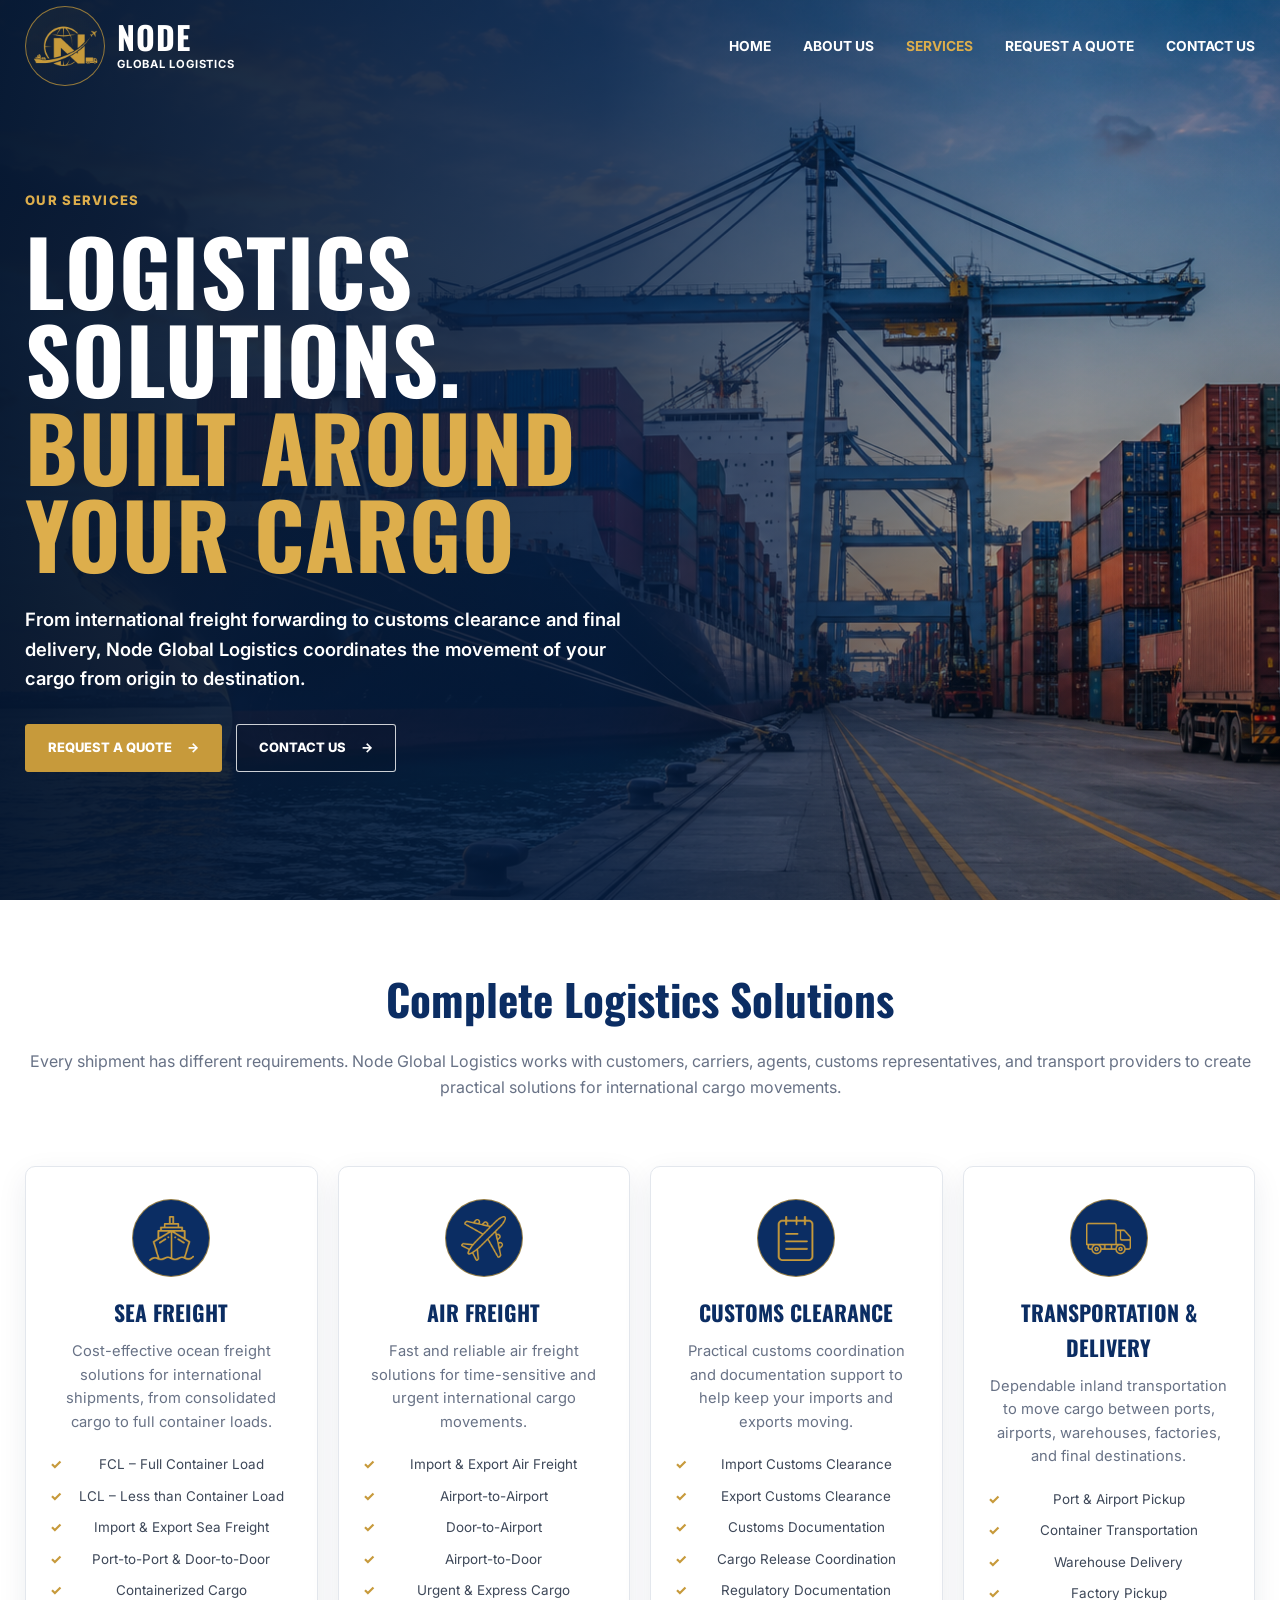
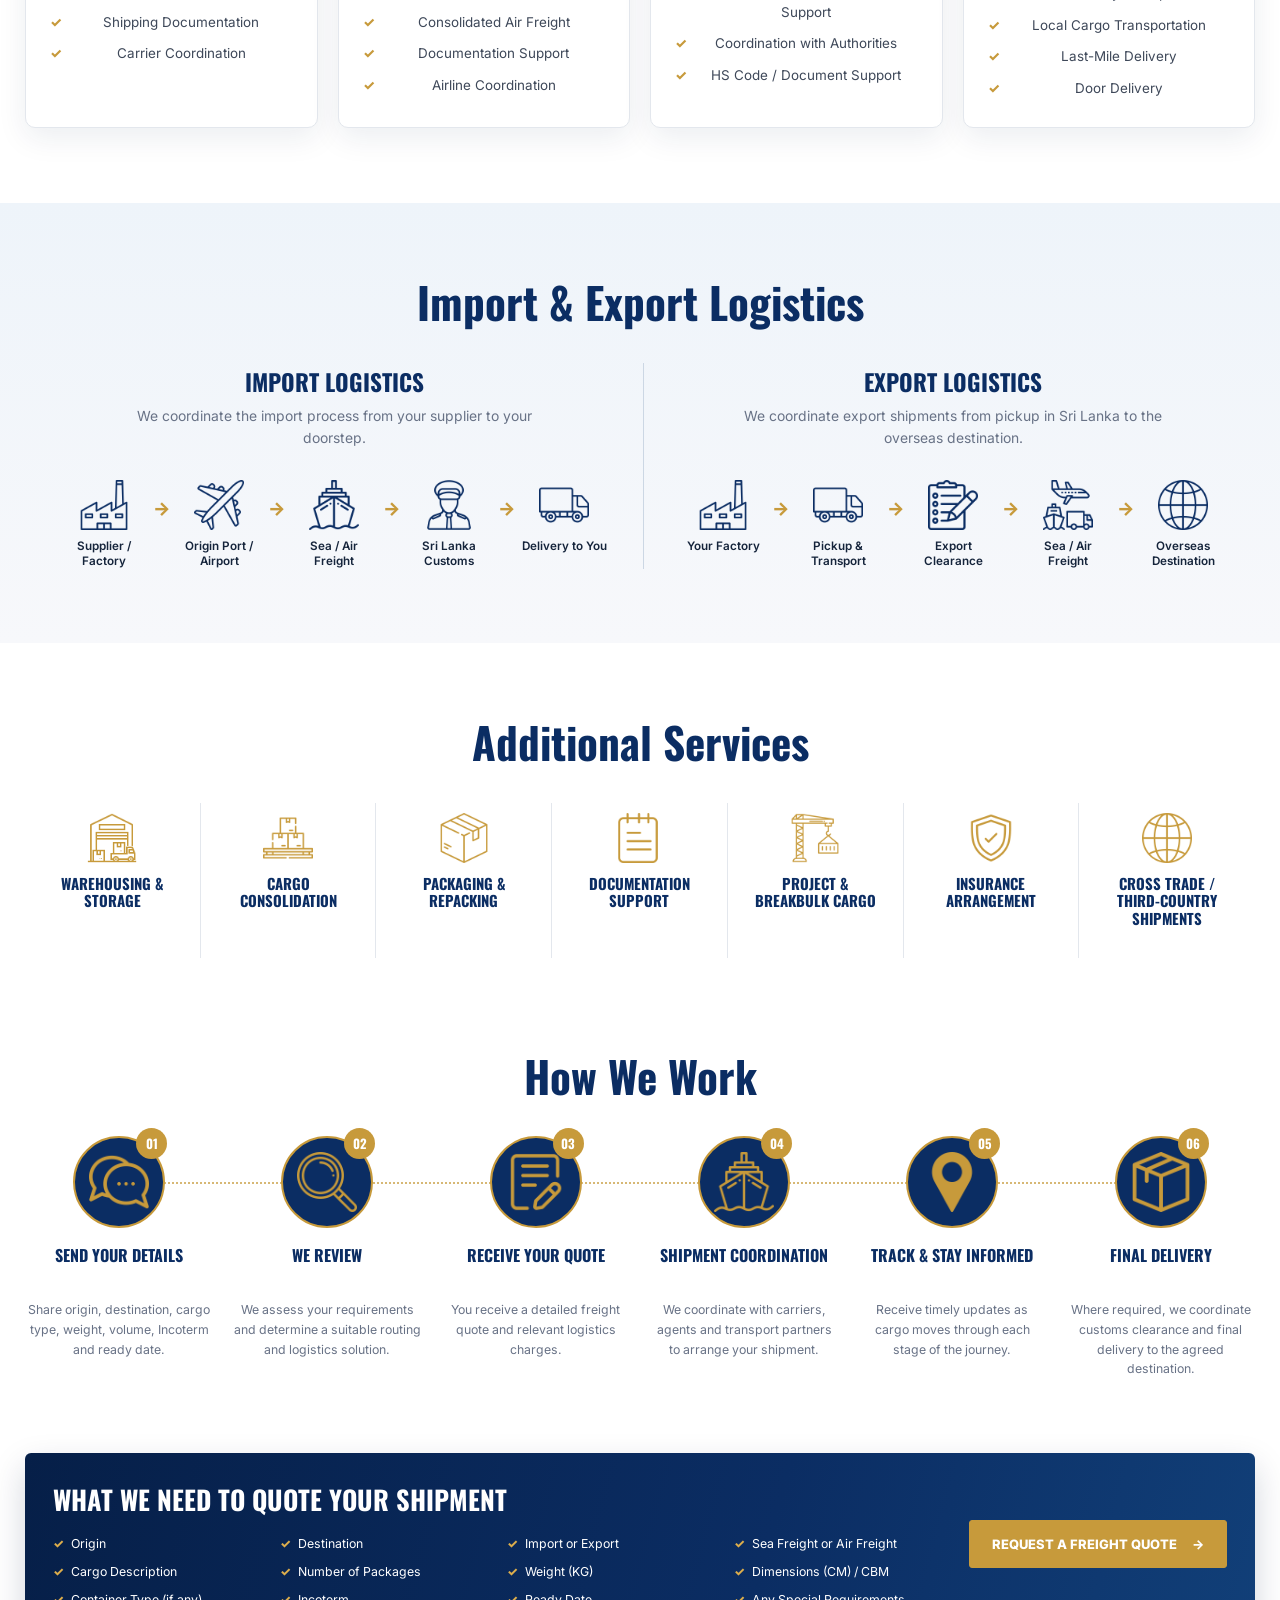
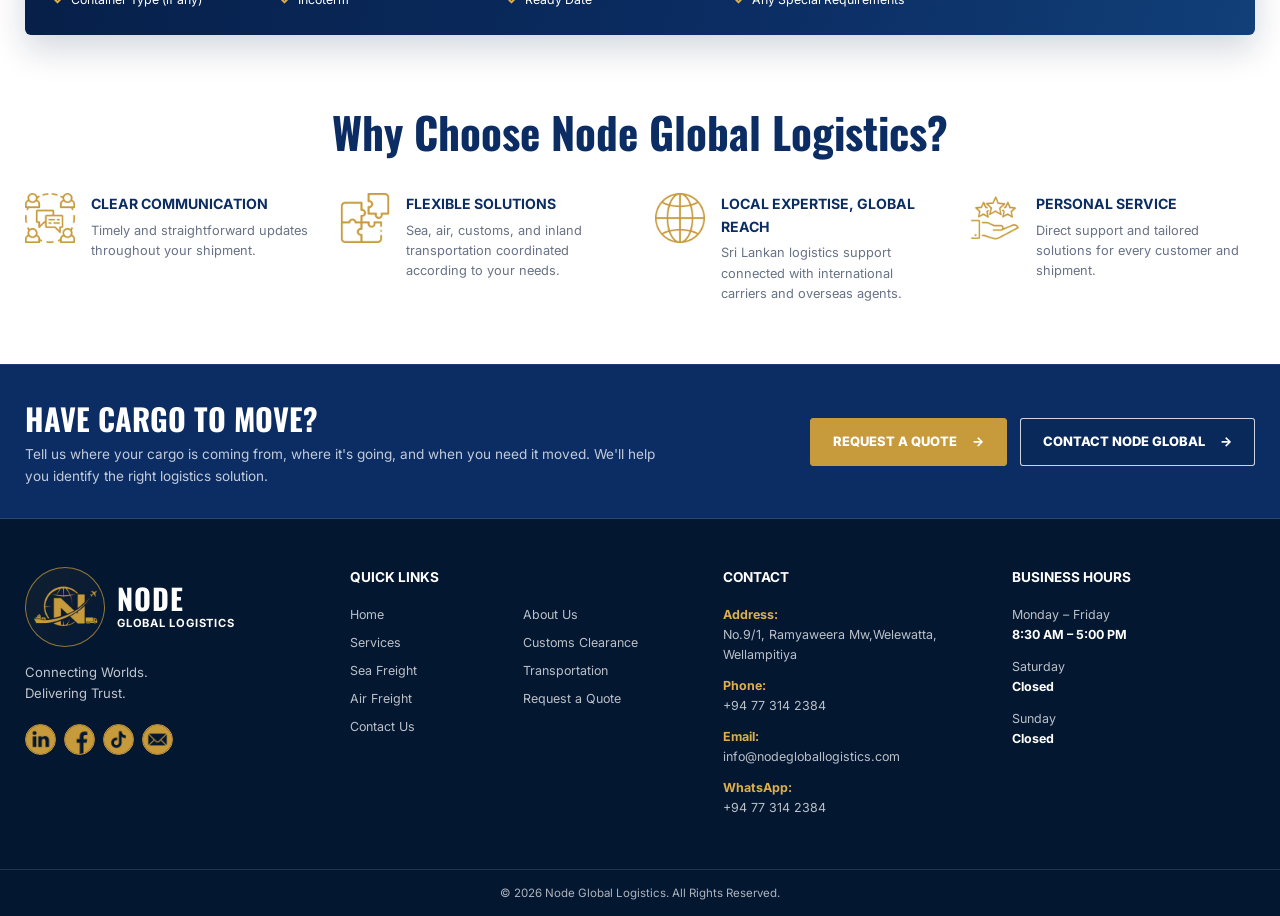
<file: services.html>
<!DOCTYPE html>
<html lang="en">
<head>
  <meta charset="UTF-8">
  <meta name="viewport" content="width=device-width, initial-scale=1.0">
  <meta name="description" content="Node Global Logistics services - sea freight, air freight, customs clearance, transportation and logistics coordination.">
  <link rel="icon" type="image/svg+xml" href="images/favicon.svg">
  <title>Services | Node Global Logistics</title>
  <link rel="preconnect" href="https://fonts.googleapis.com">
  <link rel="preconnect" href="https://fonts.gstatic.com" crossorigin>
  <link href="https://fonts.googleapis.com/css2?family=Inter:wght@400;500;600;700&family=Oswald:wght@500;600;700&display=swap" rel="stylesheet">
  <link rel="stylesheet" href="styles.css">
  <link rel="stylesheet" href="services.css">
</head>
<body>
<header class="hero subpage-hero services-hero">
  <div class="hero-overlay"></div>

  <nav class="navbar container">
    <a class="brand" href="index.html">
      <div class="logo-placeholder"><img src="images/logo.png" alt="Node Global Logistics logo" width="75" height="75"></div>
      <div class="brand-text"><strong>NODE</strong><span>GLOBAL LOGISTICS</span></div>
    </a>
    <button class="nav-toggle" aria-label="Toggle navigation">☰</button>
    <div class="nav-links">
      <a href="index.html">Home</a>
      <a href="about.html">About Us</a>
      <a class="active" href="services.html">Services</a>
      <a href="index.html#quote">Request a Quote</a>
      <a href="contact.html">Contact Us</a>
    </div>
  </nav>

  <div class="hero-content container">
    <p class="eyebrow">Our Services</p>
    <h1>Logistics Solutions.<br><span>Built Around Your Cargo</span></h1>
    <p class="hero-copy">From international freight forwarding to customs clearance and final delivery, Node Global Logistics coordinates the movement of your cargo from origin to destination.</p>
    <div class="hero-actions">
      <a class="btn btn-primary" href="index.html#quote">Request a Quote <span>→</span></a>
      <a class="btn btn-outline" href="contact.html">Contact Us <span>→</span></a>
    </div>
  </div>
</header>

<main>
<section class="section intro-section">
  <div class="container">
    <div class="section-heading narrow">
      <h2>Complete Logistics Solutions</h2><br>
      <p>Every shipment has different requirements. Node Global Logistics works with customers, carriers, agents, customs representatives, and transport providers to create practical solutions for international cargo movements.</p>
    </div>
  </div>
</section>

<section class="services-section">
  <div class="container service-grid">
    <article class="service-card">
      <div class="icon-placeholder">
        <img src="images/ship.png" alt="Icon" width="45" height="45">
      </div>
      <h3>Sea Freight</h3>
      <p class="service-summary">Cost-effective ocean freight solutions for international shipments, from consolidated cargo to full container loads.</p>
      <ul class="check-list">
        <li>FCL – Full Container Load</li><li>LCL – Less than Container Load</li><li>Import & Export Sea Freight</li><li>Port-to-Port & Door-to-Door</li><li>Containerized Cargo</li><li>Shipping Documentation</li><li>Carrier Coordination</li>
      </ul>
    </article>

    <article class="service-card">
      <div class="icon-placeholder">
        <img src="images/airplane.png" alt="Icon" width="45" height="45">
      </div>
      <h3>Air Freight</h3>
      <p class="service-summary">Fast and reliable air freight solutions for time-sensitive and urgent international cargo movements.</p>
      <ul class="check-list">
        <li>Import & Export Air Freight</li><li>Airport-to-Airport</li><li>Door-to-Airport</li><li>Airport-to-Door</li><li>Urgent & Express Cargo</li><li>Consolidated Air Freight</li><li>Documentation Support</li><li>Airline Coordination</li>
      </ul>
    </article>

    <article class="service-card">
      <div class="icon-placeholder">
        <img src="images/notes.png" alt="Icon" width="45" height="45">
      </div>
      <h3>Customs Clearance</h3>
      <p class="service-summary">Practical customs coordination and documentation support to help keep your imports and exports moving.</p>
      <ul class="check-list">
        <li>Import Customs Clearance</li><li>Export Customs Clearance</li><li>Customs Documentation</li><li>Cargo Release Coordination</li><li>Regulatory Documentation Support</li><li>Coordination with Authorities</li><li>HS Code / Document Support</li>
      </ul>
    </article>

    <article class="service-card">
      <div class="icon-placeholder">
        <img src="images/truck.png" alt="Icon" width="45" height="45">
      </div>
      <h3>Transportation & Delivery</h3>
      <p class="service-summary">Dependable inland transportation to move cargo between ports, airports, warehouses, factories, and final destinations.</p>
      <ul class="check-list">
        <li>Port & Airport Pickup</li><li>Container Transportation</li><li>Warehouse Delivery</li><li>Factory Pickup</li><li>Local Cargo Transportation</li><li>Last-Mile Delivery</li><li>Door Delivery</li>
      </ul>
    </article>
  </div>
</section>

<section id="import-export" class="section import-export">
  <div class="container">
    <div class="section-heading"><h2>Import & Export Logistics</h2></div>
    <div class="flow-grid">
      <article class="flow-panel">
        <div class="flow-header"><h3>Import Logistics</h3><p>We coordinate the import process from your supplier to your doorstep.</p></div>
        <div class="flow-line">
          <div class="flow-step"><div class="small-icon-placeholder">
            <img src="images/factory.png" alt="">
          </div><span>Supplier / Factory</span></div><div class="arrow">→</div>
          <div class="flow-step"><div class="small-icon-placeholder">
            <img src="images/airplane_blue.png" alt="">
          </div><span>Origin Port / Airport</span></div><div class="arrow">→</div>
          <div class="flow-step"><div class="small-icon-placeholder">
            <img src="images/ship_blue.png" alt="">
          </div><span>Sea / Air Freight</span></div><div class="arrow">→</div>
          <div class="flow-step"><div class="small-icon-placeholder">
            <img src="images/customs.png" alt="">
          </div><span>Sri Lanka Customs</span></div><div class="arrow">→</div>
          <div class="flow-step"><div class="small-icon-placeholder">
            <img src="images/truck_blue.png" alt="">
          </div><span>Delivery to You</span></div>
        </div>
      </article>

      <article class="flow-panel">
        <div class="flow-header"><h3>Export Logistics</h3><p>We coordinate export shipments from pickup in Sri Lanka to the overseas destination.</p></div>
        <div class="flow-line">
          <div class="flow-step"><div class="small-icon-placeholder">
            <img src="images/factory.png" alt="">
          </div><span>Your Factory</span></div><div class="arrow">→</div>
          <div class="flow-step"><div class="small-icon-placeholder">
            <img src="images/truck_blue.png" alt="">
          </div><span>Pickup & Transport</span></div><div class="arrow">→</div>
          <div class="flow-step"><div class="small-icon-placeholder">
            <img src="images/list_blue.png" alt="">
          </div><span>Export Clearance</span></div><div class="arrow">→</div>
          <div class="flow-step"><div class="small-icon-placeholder">
            <img src="images/transport_blue.png" alt="">
          </div><span>Sea / Air Freight</span></div><div class="arrow">→</div>
          <div class="flow-step"><div class="small-icon-placeholder">
            <img src="images/globe_blue.png" alt="">
          </div><span>Overseas Destination</span></div>
        </div>
      </article>
    </div>
  </div>
</section>

<section class="section additional-services">
  <div class="container">
    <div class="section-heading"><h2>Additional Services</h2></div>
    <div class="additional-grid">
      <div class="additional-item"><div class="small-icon-placeholder gold-icon">
        <img src="images/warehouse.png" alt="">
      </div><h3>Warehousing & Storage</h3></div>
      <div class="additional-item"><div class="small-icon-placeholder gold-icon">
        <img src="images/delivery-box.png" alt="">
      </div><h3>Cargo Consolidation</h3></div>
      <div class="additional-item"><div class="small-icon-placeholder gold-icon">
        <img src="images/box (1).png" alt="">
      </div><h3>Packaging & Repacking</h3></div>
      <div class="additional-item"><div class="small-icon-placeholder gold-icon">
        <img src="images/notes.png" alt="">
      </div><h3>Documentation Support</h3></div>
      <div class="additional-item"><div class="small-icon-placeholder gold-icon">
        <img src="images/crane.png" alt="">
      </div><h3>Project & Breakbulk Cargo</h3></div>
      <div class="additional-item"><div class="small-icon-placeholder gold-icon">
        <img src="images/insurance.png" alt="">
      </div><h3>Insurance Arrangement</h3></div>
      <div class="additional-item"><div class="small-icon-placeholder gold-icon">
        <img src="images/globe (1).png" alt="">
      </div><h3>Cross Trade / Third-Country Shipments</h3></div>
    </div>
  </div>
</section>

<section class="section how-we-work">
  <div class="container">
    <div class="section-heading"><h2>How We Work</h2></div>
    <div class="process-grid">
      <div class="process-step"><div class="process-circle"><span>01</span><div class="process-icon-placeholder">
        <img src="images/chat.png" alt="">
      </div></div><h3>Send Your Details</h3><p>Share origin, destination, cargo type, weight, volume, Incoterm and ready date.</p></div>
      <div class="process-step"><div class="process-circle"><span>02</span><div class="process-icon-placeholder">
        <img src="images/search.png" alt="">
      </div></div><h3>We Review</h3><p>We assess your requirements and determine a suitable routing and logistics solution.</p></div>
      <div class="process-step"><div class="process-circle"><span>03</span><div class="process-icon-placeholder">
        <img src="images/write.png" alt="">
      </div></div><h3>Receive Your Quote</h3><p>You receive a detailed freight quote and relevant logistics charges.</p></div>
      <div class="process-step"><div class="process-circle"><span>04</span><div class="process-icon-placeholder">
        <img src="images/ship.png" alt="">
      </div></div><h3>Shipment Coordination</h3><p>We coordinate with carriers, agents and transport partners to arrange your shipment.</p></div>
      <div class="process-step"><div class="process-circle"><span>05</span><div class="process-icon-placeholder">
        <img src="images/pin.png" alt="">
      </div></div><h3>Track & Stay Informed</h3><p>Receive timely updates as cargo moves through each stage of the journey.</p></div>
      <div class="process-step"><div class="process-circle"><span>06</span><div class="process-icon-placeholder">
        <img src="images/box.png" alt="">
      </div></div><h3>Final Delivery</h3><p>Where required, we coordinate customs clearance and final delivery to the agreed destination.</p></div>
    </div>
  </div>
</section>

<section id="quote-requirements" class="quote-band">
  <div class="container quote-band-layout">
    <div>
      <h2>What We Need to Quote Your Shipment</h2>
      <div class="quote-list">
        <span>Origin</span><span>Destination</span><span>Import or Export</span><span>Sea Freight or Air Freight</span>
        <span>Cargo Description</span><span>Number of Packages</span><span>Weight (KG)</span><span>Dimensions (CM) / CBM</span>
        <span>Container Type (if any)</span><span>Incoterm</span><span>Ready Date</span><span>Any Special Requirements</span>
      </div>
    </div>
    <a class="btn btn-primary quote-band-button" href="index.html#quote">Request a Freight Quote <span>→</span></a>
  </div>
</section>

<section class="section why-node">
  <div class="container">
    <div class="section-heading"><h2>Why Choose Node Global Logistics?</h2></div>
    <div class="why-grid">
      <article class="why-item"><div class="small-icon-placeholder gold-icon">
        <img src="images/message.png" alt="">
      </div><div><h3>Clear Communication</h3><p>Timely and straightforward updates throughout your shipment.</p></div></article>
      <article class="why-item"><div class="small-icon-placeholder gold-icon">
        <img src="images/puzzle.png" alt="">
      </div><div><h3>Flexible Solutions</h3><p>Sea, air, customs, and inland transportation coordinated according to your needs.</p></div></article>
      <article class="why-item"><div class="small-icon-placeholder gold-icon">
        <img src="images/globe (1).png" alt="">
      </div><div><h3>Local Expertise, Global Reach</h3><p>Sri Lankan logistics support connected with international carriers and overseas agents.</p></div></article>
      <article class="why-item"><div class="small-icon-placeholder gold-icon">
        <img src="images/service.png" alt="">
      </div><div><h3>Personal Service</h3><p>Direct support and tailored solutions for every customer and shipment.</p></div></article>
    </div>
  </div>
</section>

<section class="site-cta final-cta">
  <div class="container site-cta-layout final-cta-layout">
    <div><h2>Have Cargo to Move?</h2><p>Tell us where your cargo is coming from, where it's going, and when you need it moved. We'll help you identify the right logistics solution.</p></div>
    <div class="site-cta-actions final-actions">
      <a class="btn btn-primary" href="index.html#quote">Request a Quote <span>→</span></a>
      <a class="btn btn-outline" href="contact.html">Contact Node Global <span>→</span></a>
    </div>
  </div>
</section>
</main>

<footer id="contact" class="footer">
    <div class="container footer-grid">
      <div class="footer-brand">
        <div class="brand">
          <div class="logo-placeholder">
            <img src="images/logo.png" alt="Node Global Logistics logo" width="75" height="75">
          </div>
          <div class="brand-text">
            <strong>NODE</strong>
            <span>GLOBAL LOGISTICS</span>
          </div>
        </div>

        <p>Connecting Worlds.<br>Delivering Trust.</p>

                <div class="socials">
          <a href="https://www.linkedin.com/company/node-global-logistics-pvt-ltd/" aria-label="LinkedIn">
            <img src="images/linkedin.png" alt="LinkedIn">
          </a>
          <a href="https://www.facebook.com/share/1FLavV3xnR/" aria-label="Facebook">
            <img src="images/facebook.png" alt="Facebook">
          </a>
          <a href="#" aria-label="Tiktok">
            <img src="images/tiktok.png" alt="Tiktok">
          </a>
          <a href="mailto:info@nodegloballogistics.com" aria-label="Email">
            <img src="images/email.png" alt="Email">
          </a>
        </div>
      </div>

      <div>
        <h3>Quick Links</h3>
        <div class="footer-links two-col">
          <a href="index.html">Home</a>
          <a href="about.html">About Us</a>
          <a href="services.html">Services</a>
          <a href="services.html">Customs Clearance</a>
          <a href="services.html">Sea Freight</a>
          <a href="services.html">Transportation</a>
          <a href="services.html">Air Freight</a>
          <a href="index.html#quote">Request a Quote</a>
          <a href="contact.html">Contact Us</a>
        </div>
      </div>

      <div>
        <h3>Contact</h3>
        <ul class="contact-list">
          <li><strong>Address:</strong><br>No.9/1, Ramyaweera Mw,Welewatta, Wellampitiya</li>
          <li><strong>Phone:</strong><br>+94 77 314 2384</li>
          <li><strong>Email:</strong><br>info@nodegloballogistics.com</li>
          <li><strong>WhatsApp:</strong><br>+94 77 314 2384</li>
        </ul>
      </div>

      <div>
        <h3>Business Hours</h3>
        <ul class="hours">
          <li><span>Monday – Friday</span><strong>8:30 AM – 5:00 PM</strong></li>
          <li><span>Saturday</span><strong>Closed</strong></li>
          <li><span>Sunday</span><strong>Closed</strong></li>
        </ul>
      </div>
    </div>

    <div class="copyright">
      © 2026 Node Global Logistics. All Rights Reserved.
    </div>
  </footer>



<script>
const toggle=document.querySelector('.nav-toggle');
const links=document.querySelector('.nav-links');
toggle.addEventListener('click',()=>links.classList.toggle('open'));
</script>
</body>
</html>
</file>
<file: styles.css>
:root {
  --navy: #0b2d63;
  --navy-dark: #061f48;
  --navy-deep: #041731;
  --gold: #c79a3b;
  --gold-light: #ddae4c;
  --white: #ffffff;
  --off-white: #f7f8fb;
  --text: #15243b;
  --muted: #687286;
  --border: #e3e7ed;
  --shadow: 0 10px 30px rgba(7, 36, 77, 0.08);
  --container: 1230px;
  --radius: 10px;
}

* {
  margin: 0;
  padding: 0;
  box-sizing: border-box;
}

html {
  scroll-behavior: smooth;
}

body {
  font-family: "Inter", Arial, sans-serif;
  color: var(--text);
  background: var(--white);
  line-height: 1.6;
}

img {
  max-width: 100%;
  display: block;
}

a {
  color: inherit;
  text-decoration: none;
}

button,
input,
select,
textarea {
  font: inherit;
}

.container {
  width: min(calc(100% - 40px), var(--container));
  margin-inline: auto;
}

/* =========================
   PLACEHOLDERS
========================== */

.logo-placeholder,
.icon-placeholder,
.globe-placeholder,
.hero-bg-placeholder,
.quote-image-placeholder {
  display: flex;
  align-items: center;
  justify-content: center;
  text-align: center;
  border: 1px solid rgba(199, 154, 59, 0.72);
  background: linear-gradient(
    135deg,
    rgba(199, 154, 59, 0.07),
    rgba(11, 45, 99, 0.08)
  );
  color: var(--gold);
  font-size: 0.72rem;
  font-weight: 700;
  letter-spacing: 0.06em;
}

.logo-placeholder {
  width: 80px;
  height: 80px;
  border-radius: 50%;
  flex-shrink: 0;
}

.icon-placeholder {
  width: 78px;
  height: 78px;
  margin-inline: auto;
  margin-bottom: 18px;
  border-radius: 50%;
  background: var(--navy);
  object-fit: contain;
}

.icon-placeholder-light {
  border-color: rgba(199, 154, 59, 0.9);
  background: rgba(255, 255, 255, 0.04);
}

.hero {
  position: relative;
  min-height: 100vh;

  background-image: url("images/index_img_1.png");
  background-size: cover;
  background-position: center;
  background-repeat: no-repeat;

  color: #fff;
  overflow: hidden;
}

.hero-overlay {
  position: absolute;
  inset: 0;
  background: linear-gradient(
    90deg,
    rgba(5, 18, 35, 0.88) 0%,
    rgba(5, 18, 35, 0.65) 50%,
    rgba(5, 18, 35, 0.25) 100%
  );
  z-index: 1;
}

.navbar,
.hero-content {
  position: relative;
  z-index: 2;
}

.hero-bg-placeholder {
  position: absolute;
  inset: 0;
  z-index: 0;
  flex-direction: column;
  gap: 7px;
  border: 0;
  border-radius: 0;
  background: linear-gradient(135deg, #162c45 0%, #0a3562 45%, #9c7838 100%);
  color: rgba(255, 255, 255, 0.4);
  font-size: 1.2rem;
}

.hero-bg-placeholder small {
  font-weight: 500;
  letter-spacing: 0;
}

.globe-placeholder {
  min-height: 320px;
  border-radius: 50%;
  aspect-ratio: 1;
  max-width: 320px;
  width: 100%;
  margin-inline: auto;
  background: radial-gradient(
    circle at 40% 35%,
    #f5f7fb 0%,
    #dbe5ef 35%,
    #9db6ce 100%
  );
  color: var(--navy);
  border: 2px dashed rgba(11, 45, 99, 0.25);
}

.quote-image-placeholder {
  position: absolute;
  right: 0;
  bottom: 0;
  width: 23%;
  height: 62%;
  border: 0;
  border-left: 1px dashed rgba(199, 154, 59, 0.6);
  background: linear-gradient(180deg, #d8e0e8, #b6c4d2);
  color: var(--navy);
  z-index: 0;
}

/* =========================
   TYPOGRAPHY
========================== */

h1,
h2,
h3,
.brand strong {
  font-family: "Oswald", "Arial Narrow", sans-serif;
}

.section {
  padding: 74px 0;
}

.section-heading {
  text-align: center;
  margin-bottom: 36px;
}

.section-kicker {
  color: var(--gold);
  text-transform: uppercase;
  font-weight: 800;
  font-size: 0.9rem;
  margin-bottom: 5px;
}

.section-heading h2 {
  font-size: clamp(2rem, 4vw, 2.7rem);
  color: var(--navy);
  line-height: 1.15;
}

.section-heading p {
  color: var(--muted);
}

.section-heading small {
  color: var(--muted);
}

/* =========================
   HERO
========================== */

.hero {
  position: relative;
  min-height: 720px;
  background-image: url("images/index_img_1.png");
  background-size: cover;
  background-position: center;
  background-repeat: no-repeat;
  color: var(--white);
  overflow: hidden;
}

.hero-overlay {
  position: absolute;
  inset: 0;
  background:
    linear-gradient(
      90deg,
      rgba(2, 21, 48, 0.95) 0%,
      rgba(4, 31, 69, 0.74) 43%,
      rgba(4, 31, 69, 0.1) 85%
    ),
    linear-gradient(180deg, rgba(0, 0, 0, 0.2), rgba(0, 0, 0, 0.2));
  z-index: 1;
}

.navbar {
  position: relative;
  z-index: 4;
  height: 92px;
  display: flex;
  align-items: center;
  justify-content: space-between;
}

.brand {
  display: flex;
  align-items: center;
  gap: 12px;
}

.brand-text {
  display: flex;
  flex-direction: column;
  line-height: 1;
}

.brand-text strong {
  font-size: 2rem;
  letter-spacing: 0.035em;
}

.brand-text span {
  font-size: 0.7rem;
  font-weight: 700;
  margin-top: 6px;
  letter-spacing: 0.07em;
}

.nav-links {
  display: flex;
  align-items: center;
  gap: 32px;
  font-size: 0.86rem;
  font-weight: 700;
  text-transform: uppercase;
}

.nav-links a {
  transition: 0.2s ease;
}

.nav-links a:hover,
.nav-links a.active {
  color: var(--gold-light);
}

.nav-toggle {
  display: none;
  border: 0;
  background: transparent;
  color: white;
  font-size: 1.7rem;
  cursor: pointer;
}

.hero-content {
  position: relative;
  z-index: 2;
  padding-top: 95px;
  padding-bottom: 105px;
}

.eyebrow {
  display: inline-block;
  margin-bottom: 15px;
  text-transform: uppercase;
  font-size: 0.82rem;
  font-weight: 800;
  letter-spacing: 0.1em;
  color: var(--gold-light);
}

.hero h1 {
  max-width: 700px;
  font-size: clamp(3.4rem, 7vw, 6.3rem);
  line-height: 0.98;
  letter-spacing: 0.01em;
  text-transform: uppercase;
}

.hero h1 span {
  color: var(--gold-light);
}

.hero-copy {
  max-width: 610px;
  margin-top: 28px;
  font-size: 1.15rem;
  font-weight: 600;
}

.hero-subcopy {
  max-width: 610px;
  margin-top: 11px;
  color: rgba(255, 255, 255, 0.84);
}

.hero-actions {
  display: flex;
  gap: 14px;
  margin-top: 30px;
  flex-wrap: wrap;
}

.btn {
  min-height: 48px;
  display: inline-flex;
  align-items: center;
  justify-content: center;
  gap: 15px;
  padding: 0 22px;
  border: 1px solid transparent;
  border-radius: 3px;
  text-transform: uppercase;
  font-size: 0.81rem;
  font-weight: 800;
  transition: 0.2s ease;
  cursor: pointer;
}

.btn-primary {
  color: var(--white);
  background: var(--gold);
  border-color: var(--gold);
}

.btn-primary:hover {
  background: #b4862e;
  border-color: #b4862e;
  transform: translateY(-1px);
}

.btn-outline {
  color: var(--white);
  border-color: rgba(255, 255, 255, 0.8);
  background: rgba(0, 0, 0, 0.08);
}

.btn-outline:hover {
  background: rgba(255, 255, 255, 0.08);
}

.btn-small {
  min-height: 42px;
  padding-inline: 17px;
  margin-top: 20px;
}

/* =========================
   SHARED SUBPAGE HERO
========================= */

.subpage-hero {
  min-height: 620px;
  background-image: none;
}

.subpage-hero .hero-overlay {
  background:
    linear-gradient(
      90deg,
      rgba(2, 21, 48, 0.96) 0%,
      rgba(4, 31, 69, 0.78) 47%,
      rgba(4, 31, 69, 0.18) 84%
    ),
    linear-gradient(180deg, rgba(0, 0, 0, 0.12), rgba(0, 0, 0, 0.18));
}

.subpage-hero .hero-content {
  padding-top: 95px;
  padding-bottom: 100px;
}

.subpage-hero h1 {
  max-width: 680px;
  font-size: clamp(3.5rem, 7vw, 6rem);
}

/* =========================
   SERVICES
========================== */

.services {
  background: var(--white);
}

.service-grid {
  display: grid;
  grid-template-columns: repeat(4, 1fr);
  gap: 20px;
}

.service-card {
  padding: 36px 24px 28px;
  border: 1px solid var(--border);
  border-radius: var(--radius);
  box-shadow: var(--shadow);
  text-align: center;
  background: var(--white);
  transition:
    transform 0.2s ease,
    box-shadow 0.2s ease;
}

.service-card:hover {
  transform: translateY(-5px);
  box-shadow: 0 17px 40px rgba(7, 36, 77, 0.12);
}

.service-card h3 {
  color: var(--navy);
  text-transform: uppercase;
  font-size: 1.23rem;
}

.service-card p {
  min-height: 77px;
  margin-top: 10px;
  color: var(--muted);
  font-size: 0.92rem;
}

.service-card a {
  display: inline-block;
  margin-top: 17px;
  color: var(--gold);
  font-weight: 800;
  font-size: 0.79rem;
  text-transform: uppercase;
}

/* =========================
   WHY US
========================== */

.why-us {
  padding: 55px 0 60px;
  color: var(--white);
  background: radial-gradient(
    circle at 50% 0%,
    #164b88 0%,
    var(--navy) 44%,
    var(--navy-dark) 100%
  );
}

.section-heading-light {
  margin-bottom: 27px;
}

.section-heading-light h2 {
  color: var(--gold-light);
  text-transform: uppercase;
}

.feature-grid {
  display: grid;
  grid-template-columns: repeat(5, 1fr);
}

.feature-item {
  padding: 12px 25px;
  text-align: center;
  border-right: 1px solid rgba(199, 154, 59, 0.52);
}

.feature-item:last-child {
  border-right: 0;
}

.feature-item h3 {
  font-family: "Inter", sans-serif;
  margin-bottom: 10px;
  font-size: 0.96rem;
}

.feature-item p {
  color: rgba(255, 255, 255, 0.8);
  font-size: 0.83rem;
}

/* =========================
   IMPORT / EXPORT
========================== */

.trade {
  position: relative;
  background-image: url("images/map.png");
  background-size: contain;
  background-position: center;
  background-repeat: no-repeat;
  overflow: hidden;
}

.trade-layout {
  display: grid;
  grid-template-columns: 1fr 330px 1fr;
  gap: 45px;
  align-items: center;
}

.trade-card {
  display: flex;
  gap: 22px;
  align-items: flex-start;
}

.trade-card .icon-placeholder {
  flex-shrink: 0;
}

.trade-card h2 {
  color: var(--navy);
  text-transform: uppercase;
  font-size: 2rem;
}

.trade-card p {
  color: var(--muted);
  font-size: 0.92rem;
}

.trade-card-right {
  text-align: right;
}

/* =========================
   PROCESS
========================== */

.process {
  padding-top: 64px;
}

.process-grid {
  display: grid;
  grid-template-columns: repeat(5, 1fr);
  gap: 28px;
}

.process-step {
  text-align: center;
  position: relative;
}

.process-step:not(:last-child)::after {
  content: "";
  position: absolute;
  top: 38px;
  left: 64%;
  width: 72%;
  border-top: 2px dashed rgba(199, 154, 59, 0.7);
  z-index: 0;
}

.process-icon {
  position: relative;
  z-index: 1;
  width: 76px;
  height: 76px;
  margin: 0 auto 16px;
  border-radius: 50%;
  background: var(--navy);
  border: 2px solid var(--gold);
  color: var(--gold-light);
  display: grid;
  place-items: center;
  font-family: "Oswald", sans-serif;
  font-size: 1.3rem;
  font-weight: 700;
}

.process-step h3 {
  max-width: 190px;
  margin-inline: auto;
  min-height: 54px;
  color: var(--navy);
  font-size: 1.1rem;
  text-transform: uppercase;
  line-height: 1.2;
}

.process-step p {
  margin-top: 10px;
  color: var(--muted);
  font-size: 0.82rem;
}

/* =========================
   QUOTE FORM
========================== */

.quote-section {
  position: relative;
  padding: 70px 0 72px;
  overflow: hidden;

  background-image: url("images/index_img_2.png");
  background-size: cover;
  background-position: center;
  background-repeat: no-repeat;
}

.quote-overlay {
  position: absolute;
  inset: 0;
  z-index: 0;

  background:
    linear-gradient(180deg, rgba(4, 23, 49, 0.93), rgba(6, 31, 72, 0.9)),
    linear-gradient(90deg, rgba(2, 21, 48, 0.55) 0%, rgba(4, 31, 69, 0.2) 60%);
}

.quote-content {
  position: relative;
  z-index: 1;
}

.quote-section .section-heading {
  margin-bottom: 28px;
}

.quote-section .section-heading h2 {
  color: var(--white);
}

.quote-section .section-heading p {
  color: rgba(255, 255, 255, 0.85);
}

.quote-section .section-heading small {
  color: rgba(255, 255, 255, 0.65);
}

.quote-form {
  width: min(100%, 930px);
  padding: 24px;
  display: grid;
  grid-template-columns: repeat(4, 1fr);
  gap: 15px;
  background: rgba(255, 255, 255, 0.96);
  border: 1px solid #dde3ea;
  border-radius: 5px;
  box-shadow: var(--shadow);
}

.quote-form button:disabled {
  opacity: 0.65;
  cursor: not-allowed;
}

.form-group {
  display: flex;
  flex-direction: column;
  gap: 6px;
}

.form-group label {
  color: #303949;
  font-weight: 700;
  font-size: 0.75rem;
}

.form-group input,
.form-group select,
.form-group textarea {
  width: 100%;
  border: 1px solid #d9dfe6;
  border-radius: 2px;
  background: #fff;
  padding: 10px 11px;
  color: var(--text);
  outline: none;
  transition: 0.2s ease;
}

.form-group input:focus,
.form-group select:focus,
.form-group textarea:focus {
  border-color: var(--gold);
  box-shadow: 0 0 0 3px rgba(199, 154, 59, 0.12);
}

.form-group-full {
  grid-column: 1 / -1;
}

.form-submit {
  grid-column: 1 / -1;
  text-align: center;
  padding-top: 4px;
}

.quote-message {
  margin-top: 18px;
  padding: 0;
  font-size: 0.9rem;
  line-height: 1.5;
  display: none;
}

.quote-message.success {
  display: block;
  padding: 14px 18px;
  border-left: 4px solid #c79a3b;
  background: #f7f9fc;
  color: #0b2d63;
}

.quote-message.error {
  display: block;
  padding: 14px 18px;
  border-left: 4px solid #b42318;
  background: #fff5f5;
  color: #b42318;
}

/* =========================
   SHARED SITE CTA
========================== */

.site-cta {
  min-height: 125px;
  padding: 30px 0;
  display: flex;
  align-items: center;
  background: var(--navy);
  color: var(--white);
  border-top: 1px solid rgba(255, 255, 255, 0.08);
  border-bottom: 1px solid rgba(255, 255, 255, 0.12);
}

.site-cta-layout,
.site-cta-actions,
.cta-copy {
  display: flex;
  align-items: center;
}

.site-cta-layout {
  justify-content: space-between;
  gap: 30px;
}

.cta-copy {
  gap: 20px;
}

.cta-copy .icon-placeholder {
  margin: 0;
  width: 65px;
  height: 65px;
  flex-shrink: 0;
}

.site-cta h2 {
  font-size: 1.9rem;
  text-transform: uppercase;
}

.site-cta p {
  max-width: 650px;
  margin-top: 0;
  color: rgba(255, 255, 255, 0.75);
  font-size: 0.85rem;
}

.site-cta-actions {
  gap: 13px;
  flex-shrink: 0;
}

/* =========================
   FOOTER
========================== */

.footer {
  background: var(--navy-deep);
  color: var(--white);
}

.footer-grid {
  padding: 48px 0 40px;
  display: grid;
  grid-template-columns: 1.15fr 1.35fr 1fr 1fr;
  gap: 45px;
}

.footer h3 {
  margin-bottom: 17px;
  font-family: "Inter", sans-serif;
  font-size: 0.85rem;
  text-transform: uppercase;
}

.footer .brand-text strong {
  font-size: 1.8rem;
}

.footer-brand > p {
  margin-top: 15px;
  color: rgba(255, 255, 255, 0.75);
  font-size: 0.82rem;
}

.socials {
  display: flex;
  gap: 8px;
  margin-top: 20px;
}

.socials a {
  width: 31px;
  height: 31px;
  display: grid;
  place-items: center;
  border: 1px solid var(--gold);
  border-radius: 50%;
  color: var(--gold-light);
  font-size: 0.65rem;
  font-weight: 800;
}

.footer-links {
  display: grid;
  gap: 8px 18px;
}

.footer-links.two-col {
  grid-template-columns: 1fr 1fr;
}

.footer-links a,
.contact-list,
.hours {
  color: rgba(255, 255, 255, 0.73);
  font-size: 0.78rem;
}

.footer-links a:hover {
  color: var(--gold-light);
}

.contact-list,
.hours {
  list-style: none;
}

.contact-list li {
  margin-bottom: 11px;
}

.contact-list strong {
  color: var(--gold-light);
}

.hours li {
  display: flex;
  flex-direction: column;
  margin-bottom: 12px;
}

.hours strong {
  color: var(--white);
  font-size: 0.78rem;
}

.copyright {
  border-top: 1px solid rgba(255, 255, 255, 0.12);
  padding: 14px 20px;
  text-align: center;
  color: rgba(255, 255, 255, 0.67);
  font-size: 0.72rem;
}

/* =========================
   RESPONSIVE
========================== */

@media (max-width: 1050px) {
  .service-grid {
    grid-template-columns: repeat(2, 1fr);
  }

  .feature-grid {
    grid-template-columns: repeat(2, 1fr);
    gap: 28px 0;
  }

  .feature-item {
    border-right: 0;
    border-bottom: 1px solid rgba(199, 154, 59, 0.32);
    padding-bottom: 25px;
  }

  .feature-item:last-child {
    grid-column: 1 / -1;
  }

  .trade-layout {
    grid-template-columns: 1fr;
  }

  .trade-card,
  .trade-card-right {
    max-width: 700px;
    margin-inline: auto;
    text-align: left;
  }

  .trade-card-right {
    flex-direction: row-reverse;
  }

  .globe-placeholder {
    order: -1;
    min-height: 260px;
    max-width: 260px;
  }

  .process-grid {
    grid-template-columns: repeat(2, 1fr);
    row-gap: 42px;
  }

  .process-step:not(:last-child)::after {
    display: none;
  }

  .quote-form {
    grid-template-columns: repeat(2, 1fr);
  }

  .quote-image-placeholder {
    display: none;
  }

  .footer-grid {
    grid-template-columns: repeat(2, 1fr);
  }
}

@media (max-width: 820px) {
  .navbar {
    height: 80px;
  }

  .nav-toggle {
    display: block;
    position: relative;
    z-index: 5;
  }

  .nav-links {
    position: absolute;
    top: 80px;
    left: 0;
    right: 0;
    display: none;
    flex-direction: column;
    align-items: flex-start;
    gap: 0;
    padding: 16px 20px 22px;
    background: rgba(4, 23, 49, 0.98);
    border-top: 1px solid rgba(255, 255, 255, 0.1);
  }

  .nav-links.open {
    display: flex;
  }

  .nav-links a {
    width: 100%;
    padding: 11px 0;
  }

  .hero {
    min-height: 690px;
  }

  .hero-content {
    padding-top: 85px;
  }

  .site-cta-layout {
    flex-direction: column;
    align-items: flex-start;
  }

  .subpage-hero {
    min-height: 610px;
  }

  .subpage-hero .hero-content {
    padding-top: 85px;
    padding-bottom: 90px;
  }
}

@media (max-width: 620px) {
  .container {
    width: min(calc(100% - 28px), var(--container));
  }

  .section {
    padding: 56px 0;
  }

  .hero h1 {
    font-size: clamp(3rem, 15vw, 4.4rem);
  }

  .hero-copy {
    font-size: 1rem;
  }

  .service-grid,
  .feature-grid,
  .process-grid,
  .quote-form,
  .footer-grid {
    grid-template-columns: 1fr;
  }

  .feature-item:last-child {
    grid-column: auto;
  }

  .quote-form {
    padding: 18px;
  }

  .form-group-full,
  .form-submit {
    grid-column: auto;
  }

  .trade-card,
  .trade-card-right {
    flex-direction: column;
    text-align: center;
    align-items: center;
  }

  .cta-copy {
    align-items: flex-start;
  }

  .site-cta-actions {
    width: 100%;
    flex-wrap: wrap;
  }

  .site-cta-actions .btn {
    flex: 1;
    min-width: 180px;
  }

  .footer-grid {
    gap: 32px;
  }
}
</file>
<file: about.css>
/* NODE GLOBAL LOGISTICS — ABOUT PAGE */

.about-hero {
  background-image: url("images/index_img_3.png");
  background-size: cover;
  background-position: center center;
  background-repeat: no-repeat;
}


.about-hero-placeholder{
    position:absolute;
    inset:0;
    z-index:0;
    display:flex;
    flex-direction:column;
    align-items:center;
    justify-content:center;
    gap:8px;text-align:center;
    background:linear-gradient(135deg,#162c45 0%,#0a3562 48%,#9c7838 100%);
    color:rgba(255,255,255,.4)
}

.about-hero-placeholder span{
    font-size:1.15rem;
    font-weight:700;
    letter-spacing:.06em
}

.about-hero-placeholder small{
    font-size:.78rem;font-weight:500
}

.about-intro-layout{
    display:grid;
    grid-template-columns:1fr .95fr;
    gap:56px;align-items:center
}

.about-intro-copy h2,.global-reach-copy h2,.technology-copy h2,.team-copy h2{
    color:var(--navy);
    font-size:clamp(2rem,4vw,2.7rem);
    line-height:1.15;
    text-transform:uppercase
}

.about-intro-copy>p:not(.section-kicker),.global-reach-copy>p:not(.section-kicker),.technology-copy>p:not(.section-kicker),.team-copy>p:not(.section-kicker){margin-top:14px;color:var(--muted);font-size:.92rem}
.about-image-placeholder,.technology-image-placeholder,.team-image-placeholder,.world-map-placeholder{
    display:flex;
    flex-direction:column;
    align-items:center;
    justify-content:center;
    gap:8px;text-align:center;
    border:1px dashed rgba(11,45,99,.25);
    border-radius:var(--radius);
    background:linear-gradient(135deg,#eef3f8 0%,#dfe8f1 55%,#cbd8e4 100%);
    color:var(--navy);
    font-size:.78rem;
    font-weight:800;
    letter-spacing:.04em
}

.about-image-placeholder{
    min-height:360px
}

.about-image-placeholder small,.technology-image-placeholder small,.team-image-placeholder small,.world-map-placeholder small{
    max-width:390px;
    padding-inline:20px;
    color:var(--muted);
    font-size:.72rem;
    font-weight:500;
    letter-spacing:0
}

.mission-vision-section{padding:56px 0;background:var(--off-white)}.mission-vision-grid{display:grid;grid-template-columns:repeat(2,1fr);gap:24px}
.mission-card{display:grid;grid-template-columns:82px 1fr;gap:22px;align-items:flex-start;padding:32px;border:1px solid var(--border);border-radius:var(--radius);background:var(--white);box-shadow:var(--shadow)}
.mission-icon-placeholder{width:78px;height:78px;display:grid;place-items:center;border:1px solid rgba(199,154,59,.75);border-radius:50%;background:var(--navy);color:var(--gold-light);font-size:.62rem;font-weight:800}
.mission-card h2{margin-top:1px;color:var(--navy);font-size:1.55rem;text-transform:uppercase}.mission-card p:last-child{margin-top:10px;color:var(--muted);font-size:.87rem}

.about-service-grid{display:grid;grid-template-columns:repeat(4,1fr);gap:22px}.about-service-item{padding:28px 22px;text-align:center;border-right:1px solid var(--border)}.about-service-item:last-child{border-right:0}

.about-service-icon{
    width:66px;
    height:66px;
    display:grid;
    place-items:center;
    margin:0 auto 16px;
    border:1px solid rgba(199,154,59,.7);
    border-radius:50%;
    background:rgba(11,45,99,.04);
    color:var(--gold);
    font-size:.6rem;
    font-weight:800
}

.about-service-item h3{color:var(--navy);font-family:"Inter",sans-serif;font-size:.88rem;text-transform:uppercase}.about-service-item p{margin-top:8px;color:var(--muted);font-size:.8rem}.center-action{margin-top:30px;text-align:center}

.values-section{padding:66px 0;background:linear-gradient(180deg,#f7f8fb 0%,#f2f5f9 100%)}.values-grid{display:grid;grid-template-columns:repeat(5,1fr);gap:14px}
.value-card{padding:26px 18px;text-align:center;border:1px solid var(--border);border-radius:var(--radius);background:var(--white)}

.value-icon{
    width:60px;
    height:60px;
    display:grid;
    place-items:center;
    margin:0 auto 14px;
    /*border:1px solid var(--navy);*/
    border-radius:50%;color:var(--gold);
    font-size:.58rem;
    font-weight:800
}

.value-card h3{color:var(--navy);font-family:"Inter",sans-serif;font-size:.85rem;text-transform:uppercase}.value-card p{margin-top:8px;color:var(--muted);font-size:.77rem}

.approach-grid{display:grid;grid-template-columns:repeat(4,1fr);overflow:hidden;border:1px solid #cfd9e5;border-radius:var(--radius);background:var(--white)}.approach-step{position:relative;min-height:220px;padding:36px 24px 28px;text-align:center;border-right:1px solid var(--border)}.approach-step:last-child{border-right:0}
.approach-number{position:absolute;top:14px;left:14px;width:34px;height:34px;display:grid;place-items:center;border-radius:50%;background:var(--navy);color:var(--white);font-family:"Oswald",sans-serif;font-size:.82rem;font-weight:700}

.approach-icon{
    width:58px;
    height:58px;
    display:grid;
    place-items:center;
    margin:12px auto 15px;
    /*border:1px dashed rgba(11,45,99,.3);*/
    border-radius:50%;
    color:var(--navy);
    font-size:.58rem;font-weight:800
}

.approach-step h3{color:var(--navy);font-size:1rem;text-transform:uppercase}.approach-step p{margin-top:8px;color:var(--muted);font-size:.78rem}

.global-reach-section{padding:64px 0;background:#eef4fa}.global-reach-layout{display:grid;grid-template-columns:1.12fr .88fr;gap:55px;align-items:center}.world-map-placeholder{min-height:330px;border-color:rgba(11,45,99,.18);background:radial-gradient(circle at 40% 45%,#f9fbfd 0%,#e8eff6 48%,#d5e0ea 100%)}.region-grid{display:grid;grid-template-columns:repeat(2,1fr);gap:12px 24px;margin-top:24px}.region-grid span{position:relative;padding-left:19px;color:var(--navy);font-size:.8rem;font-weight:700}.region-grid span:before{content:"●";position:absolute;left:0;color:var(--gold)}

.technology-layout{display:grid;grid-template-columns:.88fr 1.12fr;gap:55px;align-items:center}.technology-image-placeholder{min-height:300px}.team-section{padding:64px 0;background:var(--off-white)}.team-layout{display:grid;grid-template-columns:1fr .95fr;gap:55px;align-items:center}.team-image-placeholder{min-height:300px}

.about-image-placeholder,
.world-map-placeholder,
.technology-image-placeholder,
.team-image-placeholder {
  overflow: hidden;
}

.about-image-placeholder img,
.world-map-placeholder img,
.technology-image-placeholder img,
.team-image-placeholder img {
  width: 100%;
  height: 100%;
  display: block;
  object-fit: cover;
}



@media(max-width:1050px){.about-intro-layout,.global-reach-layout,.technology-layout,.team-layout{grid-template-columns:1fr}.mission-vision-grid{grid-template-columns:1fr}.about-service-grid{grid-template-columns:repeat(2,1fr)}.about-service-item:nth-child(2){border-right:0}.values-grid{grid-template-columns:repeat(3,1fr)}.approach-grid{grid-template-columns:repeat(2,1fr)}.approach-step:nth-child(2){border-right:0}.approach-step:nth-child(-n+2){border-bottom:1px solid var(--border)}}
@media(max-width:620px){.about-intro-layout,.global-reach-layout,.technology-layout,.team-layout{gap:32px}.mission-card{grid-template-columns:1fr;padding:26px 22px}.about-service-grid,.values-grid,.approach-grid{grid-template-columns:1fr}.about-service-item{border-right:0;border-bottom:1px solid var(--border)}.about-service-item:last-child{border-bottom:0}.approach-step{border-right:0;border-bottom:1px solid var(--border)}.approach-step:last-child{border-bottom:0}.region-grid{grid-template-columns:1fr}.about-image-placeholder,.world-map-placeholder,.technology-image-placeholder,.team-image-placeholder{min-height:260px}}
</file>
<file: contact.css>
/* =========================================================
   NODE GLOBAL LOGISTICS — CONTACT PAGE
   This file is designed to load AFTER the existing styles.css.
   It reuses the homepage navbar, buttons, typography and footer.
========================================================= */

/* =========================
   CONTACT HERO
========================== */

.hero {
  background-image: url("images/index_img_4.png");
  background-size: cover;
  background-position: center center;
  background-repeat: no-repeat;
}

.contact-hero-placeholder {
  position: absolute;
  inset: 0;
  z-index: 0;

  display: flex;
  flex-direction: column;
  align-items: center;
  justify-content: center;
  gap: 8px;

  text-align: center;
  color: rgba(255, 255, 255, 0.4);

  background: linear-gradient(135deg, #162c45 0%, #0a3562 48%, #9c7838 100%);
}

.contact-hero-placeholder span {
  font-size: 1.15rem;
  font-weight: 700;
  letter-spacing: 0.06em;
}

.contact-hero-placeholder small {
  font-size: 0.78rem;
  font-weight: 500;
}

/* =========================
   CONTACT INTRO / LAYOUT
========================== */

.contact-main {
  background: var(--off-white);
}

.contact-main > .container > .section-heading {
  max-width: 760px;
  margin-inline: auto;
}

.contact-layout {
  display: grid;
  grid-template-columns: 0.88fr 1.35fr;
  gap: 30px;
  align-items: stretch;
  margin-top: 42px;
}

/* =========================
   CONTACT INFO PANEL
========================== */

.contact-info-panel {
  position: relative;
  overflow: hidden;

  padding: 38px 34px;
  border-radius: var(--radius);

  color: var(--white);
  background: radial-gradient(
    circle at 0% 0%,
    #164b88 0%,
    var(--navy) 44%,
    var(--navy-dark) 100%
  );

  box-shadow: var(--shadow);
}

.contact-info-panel::after {
  content: "";
  position: absolute;
  right: -85px;
  bottom: -85px;

  width: 230px;
  height: 230px;

  border: 1px solid rgba(199, 154, 59, 0.2);
  border-radius: 50%;
}

.contact-panel-heading {
  position: relative;
  z-index: 1;
  margin-bottom: 30px;
}

.contact-panel-heading .section-kicker {
  margin-bottom: 7px;
}

.contact-panel-heading h2 {
  color: var(--white);
  font-size: 2rem;
  text-transform: uppercase;
}

.contact-panel-heading p:last-child {
  margin-top: 8px;
  color: rgba(255, 255, 255, 0.75);
  font-size: 0.88rem;
}

.contact-detail-list {
  position: relative;
  z-index: 1;

  display: grid;
  gap: 22px;
}

.contact-detail {
  display: grid;
  grid-template-columns: 52px 1fr;
  gap: 16px;
  align-items: center;
}

.contact-icon-placeholder {
  width: 52px;
  height: 52px;

  display: grid;
  place-items: center;

  border: 1px solid rgba(199, 154, 59, 0.72);
  border-radius: 50%;

  color: var(--gold-light);
  background: rgba(255, 255, 255, 0.04);

  font-size: 0.58rem;
  font-weight: 800;
}

.contact-label {
  display: block;
  margin-bottom: 2px;

  color: var(--gold-light);
  font-size: 0.73rem;
  font-weight: 800;
  text-transform: uppercase;
  letter-spacing: 0.04em;
}

.contact-detail p {
  color: rgba(255, 255, 255, 0.88);
  font-size: 0.88rem;
}

.office-hours {
  position: relative;
  z-index: 1;

  margin-top: 32px;
  padding-top: 25px;

  border-top: 1px solid rgba(255, 255, 255, 0.16);
}

.office-hours h3 {
  margin-bottom: 15px;

  color: var(--gold-light);
  font-family: "Inter", sans-serif;
  font-size: 0.78rem;
  text-transform: uppercase;
}

.hours-row {
  display: flex;
  justify-content: space-between;
  gap: 18px;

  padding: 8px 0;

  color: rgba(255, 255, 255, 0.78);
  font-size: 0.8rem;
}

.hours-row strong {
  color: var(--white);
  font-size: 0.79rem;
  text-align: right;
}

/* =========================
   CONTACT FORM CARD
========================== */

.contact-form-card {
  padding: 38px;

  border: 1px solid var(--border);
  border-radius: var(--radius);

  /*background: var(--white);*/
  box-shadow: var(--shadow);

  background: radial-gradient(
    circle at 0% 0%,
    #164b88 0%,
    var(--navy) 44%,
    var(--navy-dark) 100%
  );
}

.contact-form-heading {
  margin-bottom: 28px;
}

.contact-form-heading h2 {
  color: var(--white);
  font-size: 2rem;
  text-transform: uppercase;
}

.contact-form-heading p:last-child {
  margin-top: 6px;
  color: rgba(255, 255, 255, 0.75);
  font-size: 0.88rem;
}

.contact-form {
  display: grid;
  grid-template-columns: repeat(2, 1fr);
  gap: 17px;
}

.contact-form .form-group {
  display: flex;
  flex-direction: column;
  gap: 7px;
}

.contact-form .form-group-full {
  grid-column: 1 / -1;
}

.contact-form label {
  color: var(--gold-light);
  font-size: 0.73rem;
  font-weight: 800;
}

.contact-form label span {
  color: var(--gold);
}

.contact-form input,
.contact-form select,
.contact-form textarea {
  width: 100%;

  padding: 12px 13px;

  border: 1px solid #d9dfe6;
  border-radius: 3px;

  color: var(--text);
  background: #fff;

  outline: none;
  transition: 0.2s ease;
}

.contact-form input,
.contact-form select {
  min-height: 46px;
}

.contact-form textarea {
  min-height: 145px;
  resize: vertical;
}

.contact-form input:focus,
.contact-form select:focus,
.contact-form textarea:focus {
  border-color: var(--gold);
  box-shadow: 0 0 0 3px rgba(199, 154, 59, 0.12);
}

.contact-form-submit {
  padding-top: 5px;
}

.contact-message {
  display: none;
  margin-top: 18px;
  padding: 0;

  font-size: 0.88rem;
  line-height: 1.5;
}

.contact-message.success {
  display: block;

  padding: 14px 18px;

  border-left: 4px solid var(--gold);

  background: rgba(255, 255, 255, 0.08);

  color: #ffffff;
}

.contact-message.error {
  display: block;

  padding: 14px 18px;

  border-left: 4px solid #e5484d;

  background: rgba(229, 72, 77, 0.1);

  color: #ffb4b4;
}

.contact-form button:disabled {
  opacity: 0.65;
  cursor: not-allowed;
}

.contact-form #contactMessage.success {
  color: #ffffff !important;
}

.map-embed {
  min-height: 390px;
  overflow: hidden;
  background: #eef3f8;
}

.map-embed iframe {
  width: 100%;
  height: 100%;
  min-height: 390px;
  display: block;
  border: 0;
}

@media (max-width: 620px) {
  .map-embed,
  .map-embed iframe {
    min-height: 300px;
  }
}

/* =========================
   QUICK CONTACT
========================== */

.quick-contact-section {
  padding: 65px 0 70px;

  color: var(--white);

  background: radial-gradient(
    circle at 50% 0%,
    #164b88 0%,
    var(--navy) 46%,
    var(--navy-dark) 100%
  );
}

.quick-contact-section .section-heading-light h2 {
  color: var(--white);
}

.quick-contact-section .section-kicker {
  color: var(--gold-light);
}

.quick-contact-grid {
  display: grid;
  grid-template-columns: repeat(3, 1fr);
  gap: 22px;
}

.quick-contact-card {
  padding: 32px 28px;

  text-align: center;

  border: 1px solid rgba(255, 255, 255, 0.13);
  border-radius: var(--radius);

  background: rgba(255, 255, 255, 0.035);
}

.quick-contact-card.featured {
  border-color: rgba(199, 154, 59, 0.55);
  background: rgba(199, 154, 59, 0.07);
}

.quick-contact-icon {
  width: 66px;
  height: 66px;

  display: grid;
  place-items: center;

  margin: 0 auto 16px;

  border: 1px solid var(--gold);
  border-radius: 50%;

  color: var(--gold-light);
  font-size: 0.62rem;
  font-weight: 800;
}

.quick-contact-card h3 {
  color: var(--white);
  font-size: 1.25rem;
  text-transform: uppercase;
}

.quick-contact-card p {
  max-width: 310px;

  margin: 9px auto 15px;

  color: rgba(255, 255, 255, 0.73);
  font-size: 0.84rem;
}

.quick-contact-value,
.quick-contact-link {
  color: var(--gold-light);
  font-size: 0.8rem;
  font-weight: 800;
}

.quick-contact-link:hover {
  color: var(--white);
}

/* =========================
   LOCATION / MAP
========================== */

.location-section {
  background: var(--white);
}

.location-layout {
  display: grid;
  grid-template-columns: 1.45fr 0.8fr;

  overflow: hidden;

  min-height: 390px;

  border: 1px solid var(--border);
  border-radius: var(--radius);

  background: var(--white);
  box-shadow: var(--shadow);
}

.map-placeholder {
  min-height: 390px;

  display: flex;
  flex-direction: column;
  align-items: center;
  justify-content: center;
  gap: 8px;

  padding: 30px;

  text-align: center;

  color: var(--navy);

  border-right: 1px dashed rgba(11, 45, 99, 0.22);

  background: linear-gradient(135deg, #eaf0f6 0%, #d9e4ee 50%, #cbd8e5 100%);
}

.map-placeholder span {
  font-size: 0.82rem;
  font-weight: 800;
  letter-spacing: 0.05em;
}

.map-placeholder small {
  max-width: 420px;

  color: var(--muted);
  font-size: 0.75rem;
}

.location-info {
  padding: 44px 38px;

  display: flex;
  flex-direction: column;
  justify-content: center;
}

.location-info h2 {
  color: var(--navy);
  font-size: 2rem;
  text-transform: uppercase;
}

.location-copy {
  margin-top: 9px;

  color: var(--muted);
  font-size: 0.88rem;
}

.location-address {
  margin: 23px 0;
  padding: 18px 0;

  border-top: 1px solid var(--border);
  border-bottom: 1px solid var(--border);
}

.location-address strong {
  display: block;
  margin-bottom: 5px;

  color: var(--navy);
  font-size: 0.78rem;
  text-transform: uppercase;
}

.location-address p {
  color: var(--muted);
  font-size: 0.87rem;
}

.location-info .btn {
  align-self: flex-start;
}

/* =========================
   FREIGHT QUOTE CTA
========================== */

.contact-quote-layout p {
  max-width: 650px;
}

/* =========================
   RESPONSIVE
========================== */

@media (max-width: 1000px) {
  .contact-layout {
    grid-template-columns: 1fr;
  }

  .contact-info-panel {
    display: grid;
    grid-template-columns: 1fr 1fr;
    gap: 30px;
  }

  .contact-panel-heading,
  .office-hours {
    grid-column: 1 / -1;
  }

  .contact-detail-list {
    grid-column: 1 / -1;
    grid-template-columns: repeat(2, 1fr);
  }

  .quick-contact-grid {
    grid-template-columns: 1fr;
  }

  .location-layout {
    grid-template-columns: 1fr;
  }

  .map-placeholder {
    border-right: 0;
    border-bottom: 1px dashed rgba(11, 45, 99, 0.22);
  }
}

@media (max-width: 900px) {
}

@media (max-width: 820px) {
  .contact-hero {
    min-height: 610px;
  }

  .contact-hero-content {
    padding-top: 85px;
    padding-bottom: 90px;
  }
}

@media (max-width: 620px) {
  .contact-hero h1 {
    font-size: clamp(3rem, 15vw, 4.4rem);
  }

  .contact-main {
    padding-top: 56px;
    padding-bottom: 56px;
  }

  .contact-info-panel,
  .contact-form-card {
    padding: 28px 22px;
  }

  .contact-info-panel {
    display: block;
  }

  .contact-detail-list {
    margin-top: 25px;
    grid-template-columns: 1fr;
  }

  .office-hours {
    margin-top: 28px;
  }

  .contact-form {
    grid-template-columns: 1fr;
  }

  .contact-form .form-group-full {
    grid-column: auto;
  }

  .quick-contact-section {
    padding: 56px 0;
  }

  .location-info {
    padding: 32px 24px;
  }

  .map-placeholder {
    min-height: 300px;
  }
}
</file>
<file: services.css>
/* =========================================================
   NODE GLOBAL LOGISTICS — SERVICES PAGE
   Loads after styles.css and contains only Services-specific rules.
========================================================= */
.hero {
  position: relative;
  min-height: 100vh;

  background-image: url("images/index_img_2.png");
  background-size: cover;
  background-position: center;
  background-repeat: no-repeat;

  color: #fff;
  overflow: hidden;
}

.hero-image-placeholder {
  position: absolute;
  inset: 0;
  z-index: 0;
  display: flex;
  flex-direction: column;
  align-items: center;
  justify-content: center;
  gap: 8px;
  border: 0;
  text-align: center;
  background: linear-gradient(135deg, #1d3552 0%, #17466e 48%, #9b7740 100%);
  color: rgba(255,255,255,0.38);
  font-size: 1.15rem;
  font-weight: 700;
  letter-spacing: 0.04em;
}

.hero-image-placeholder small {
  font-size: 0.78rem;
  font-weight: 500;
  letter-spacing: 0;
}

.small-icon-placeholder,
.process-icon-placeholder {
  display: flex;
  align-items: center;
  justify-content: center;
  text-align: center;
  font-weight: 700;
  letter-spacing: 0.04em;
}

.small-icon-placeholder {
  width: 50px;
  height: 50px;
  margin-inline: auto;
  /*border: 1px dashed rgba(11,45,99,0.3);*/
  /*border-radius: 10px;*/
  /*background: rgba(11,45,99,0.035);*/
  color: var(--navy);
  font-size: 0.58rem;
}

.gold-icon {
  color: var(--gold);
  /*border-color: rgba(199,154,59,0.65);
  background: rgba(199,154,59,0.05);*/
}

.process-icon-placeholder {
  width: 60px;
  height: 60px;
  border-radius: 50%;
  color: rgba(255,255,255,0.55);
  font-size: 0.6rem;
}

/* Core services */
.intro-section {
  padding-bottom: 20px;
}

.services-section {
  padding: 10px 0 75px;
}

.service-grid {
  display: grid;
  grid-template-columns: repeat(4, 1fr);
  gap: 20px;
}

.service-card {
  padding: 32px 24px 28px;
  border: 1px solid var(--border);
  border-radius: var(--radius);
  background: var(--white);
  box-shadow: var(--shadow);
}

.service-card h3 {
  text-align: center;
  color: var(--navy);
  font-size: 1.35rem;
  text-transform: uppercase;
}

.service-summary {
  min-height: 95px;
  margin-top: 10px;
  text-align: center;
  color: var(--muted);
  font-size: 0.87rem;
}

.check-list {
  list-style: none;
  margin-top: 20px;
  display: grid;
  gap: 10px;
}

.check-list li {
  position: relative;
  padding-left: 20px;
  color: #3e4859;
  font-size: 0.84rem;
}

.check-list li::before {
  content: "✓";
  position: absolute;
  left: 0;
  color: var(--gold);
  font-weight: 800;
}

/* Import / Export */
.import-export {
  background: linear-gradient(180deg, #eef4fa 0%, #f7f8fb 100%);
}

.flow-grid {
  display: grid;
  grid-template-columns: 1fr 1fr;
}

.flow-panel {
  padding: 0 34px;
}

.flow-panel:first-child {
  border-right: 1px solid #ccd7e4;
}

.flow-header {
  text-align: center;
  margin-bottom: 30px;
}

.flow-header h3 {
  color: var(--navy);
  text-transform: uppercase;
  font-size: 1.45rem;
}

.flow-header p {
  max-width: 430px;
  margin: 5px auto 0;
  color: var(--muted);
  font-size: 0.87rem;
}

.flow-line {
  display: flex;
  align-items: flex-start;
  justify-content: center;
}

.flow-step {
  width: 90px;
  text-align: center;
}

.flow-step span {
  display: block;
  margin-top: 9px;
  font-size: 0.73rem;
  font-weight: 600;
  line-height: 1.3;
}

.arrow {
  margin: 14px 4px 0;
  color: var(--gold);
  font-size: 1.15rem;
  font-weight: 800;
}

/* Additional services */
.additional-services {
  padding-bottom: 48px;
}

.additional-grid {
  display: grid;
  grid-template-columns: repeat(7, 1fr);
}

.additional-item {
  min-height: 155px;
  padding: 10px 17px;
  text-align: center;
  border-right: 1px solid var(--border);
}

.additional-item:last-child {
  border-right: 0;
}

.additional-item .small-icon-placeholder {
  margin-bottom: 12px;
}

.additional-item h3 {
  color: var(--navy);
  font-size: 0.93rem;
  text-transform: uppercase;
  line-height: 1.2;
}

/* How we work */
.how-we-work {
  padding-top: 45px;
}

.process-grid {
  display: grid;
  grid-template-columns: repeat(6, 1fr);
  gap: 20px;
}

.process-step {
  position: relative;
  text-align: center;
}

.process-step:not(:last-child)::after {
  content: "";
  position: absolute;
  top: 46px;
  left: 70%;
  width: 73%;
  border-top: 2px dotted rgba(199,154,59,0.7);
  z-index: 0;
}

.process-circle {
  position: relative;
  z-index: 1;
  width: 92px;
  height: 92px;
  margin: 0 auto 18px;
  display: grid;
  place-items: center;
  border: 2px solid var(--gold);
  border-radius: 50%;
  background: var(--navy);
}

.process-circle > span {
  position: absolute;
  top: -10px;
  right: -4px;
  width: 31px;
  height: 31px;
  display: grid;
  place-items: center;
  border-radius: 50%;
  background: var(--gold);
  color: var(--white);
  font-family: "Oswald", sans-serif;
  font-size: 0.8rem;
  font-weight: 700;
}

.process-step h3 {
  min-height: 46px;
  color: var(--navy);
  font-size: 1rem;
  text-transform: uppercase;
  line-height: 1.2;
}

.process-step p {
  margin-top: 8px;
  color: var(--muted);
  font-size: 0.77rem;
}

/* Quote requirements */
.quote-band {
  padding: 0 0 62px;
}

.quote-band-layout {
  padding: 26px 28px;
  display: grid;
  grid-template-columns: 1fr auto;
  align-items: center;
  gap: 30px;
  border-radius: 6px;
  background: linear-gradient(105deg, var(--navy-dark) 0%, var(--navy) 60%, #113f78 100%);
  box-shadow: 0 14px 34px rgba(4,30,65,0.18);
  color: var(--white);
}

.quote-band h2 {
  margin-bottom: 13px;
  font-size: 1.65rem;
  text-transform: uppercase;
}

.quote-list {
  display: grid;
  grid-template-columns: repeat(4, minmax(130px, 1fr));
  gap: 8px 22px;
}

.quote-list span {
  position: relative;
  padding-left: 18px;
  font-size: 0.77rem;
}

.quote-list span::before {
  content: "✓";
  position: absolute;
  left: 0;
  color: var(--gold-light);
  font-weight: 800;
}

.quote-band-button {
  min-width: 220px;
}

/* Why Node */
.why-node {
  padding-top: 10px;
  padding-bottom: 60px;
}

.why-grid {
  display: grid;
  grid-template-columns: repeat(4, 1fr);
  gap: 30px;
}

.why-item {
  display: flex;
  gap: 16px;
  align-items: flex-start;
}

.why-item .small-icon-placeholder {
  margin: 0;
  flex-shrink: 0;
}

.why-item h3 {
  color: var(--navy);
  font-family: "Inter", sans-serif;
  font-size: 0.88rem;
  text-transform: uppercase;
}

.why-item p {
  margin-top: 5px;
  color: var(--muted);
  font-size: 0.8rem;
}

@media (max-width: 1100px) {
  .service-grid {
    grid-template-columns: repeat(2, 1fr);
  }

  .service-summary {
    min-height: auto;
  }

  .additional-grid {
    grid-template-columns: repeat(4, 1fr);
    row-gap: 28px;
  }

  .process-grid {
    grid-template-columns: repeat(3, 1fr);
    row-gap: 45px;
  }

  .process-step:not(:last-child)::after {
    display: none;
  }

  .quote-band-layout {
    grid-template-columns: 1fr;
  }

  .quote-band-button {
    justify-self: start;
  }

  .quote-list {
    grid-template-columns: repeat(3, 1fr);
  }

  .why-grid {
    grid-template-columns: repeat(2, 1fr);
  }
}

@media (max-width: 820px) {
  .flow-grid {
    grid-template-columns: 1fr;
    gap: 55px;
  }

  .flow-panel:first-child {
    border-right: 0;
    padding-bottom: 48px;
    border-bottom: 1px solid #ccd7e4;
  }
}

@media (max-width: 620px) {
  .service-grid,
  .additional-grid,
  .process-grid,
  .why-grid {
    grid-template-columns: 1fr;
  }

  .additional-item {
    min-height: auto;
    padding: 20px;
    border-right: 0;
    border-bottom: 1px solid var(--border);
  }

  .flow-panel {
    padding-inline: 0;
  }

  .flow-line {
    flex-direction: column;
    align-items: center;
    gap: 8px;
  }

  .flow-step {
    width: 150px;
  }

  .arrow {
    margin: 0;
    transform: rotate(90deg);
  }

  .quote-list {
    grid-template-columns: repeat(2, 1fr);
  }
}

@media (max-width: 440px) {
  .quote-list {
    grid-template-columns: 1fr;
  }
}
</file>
